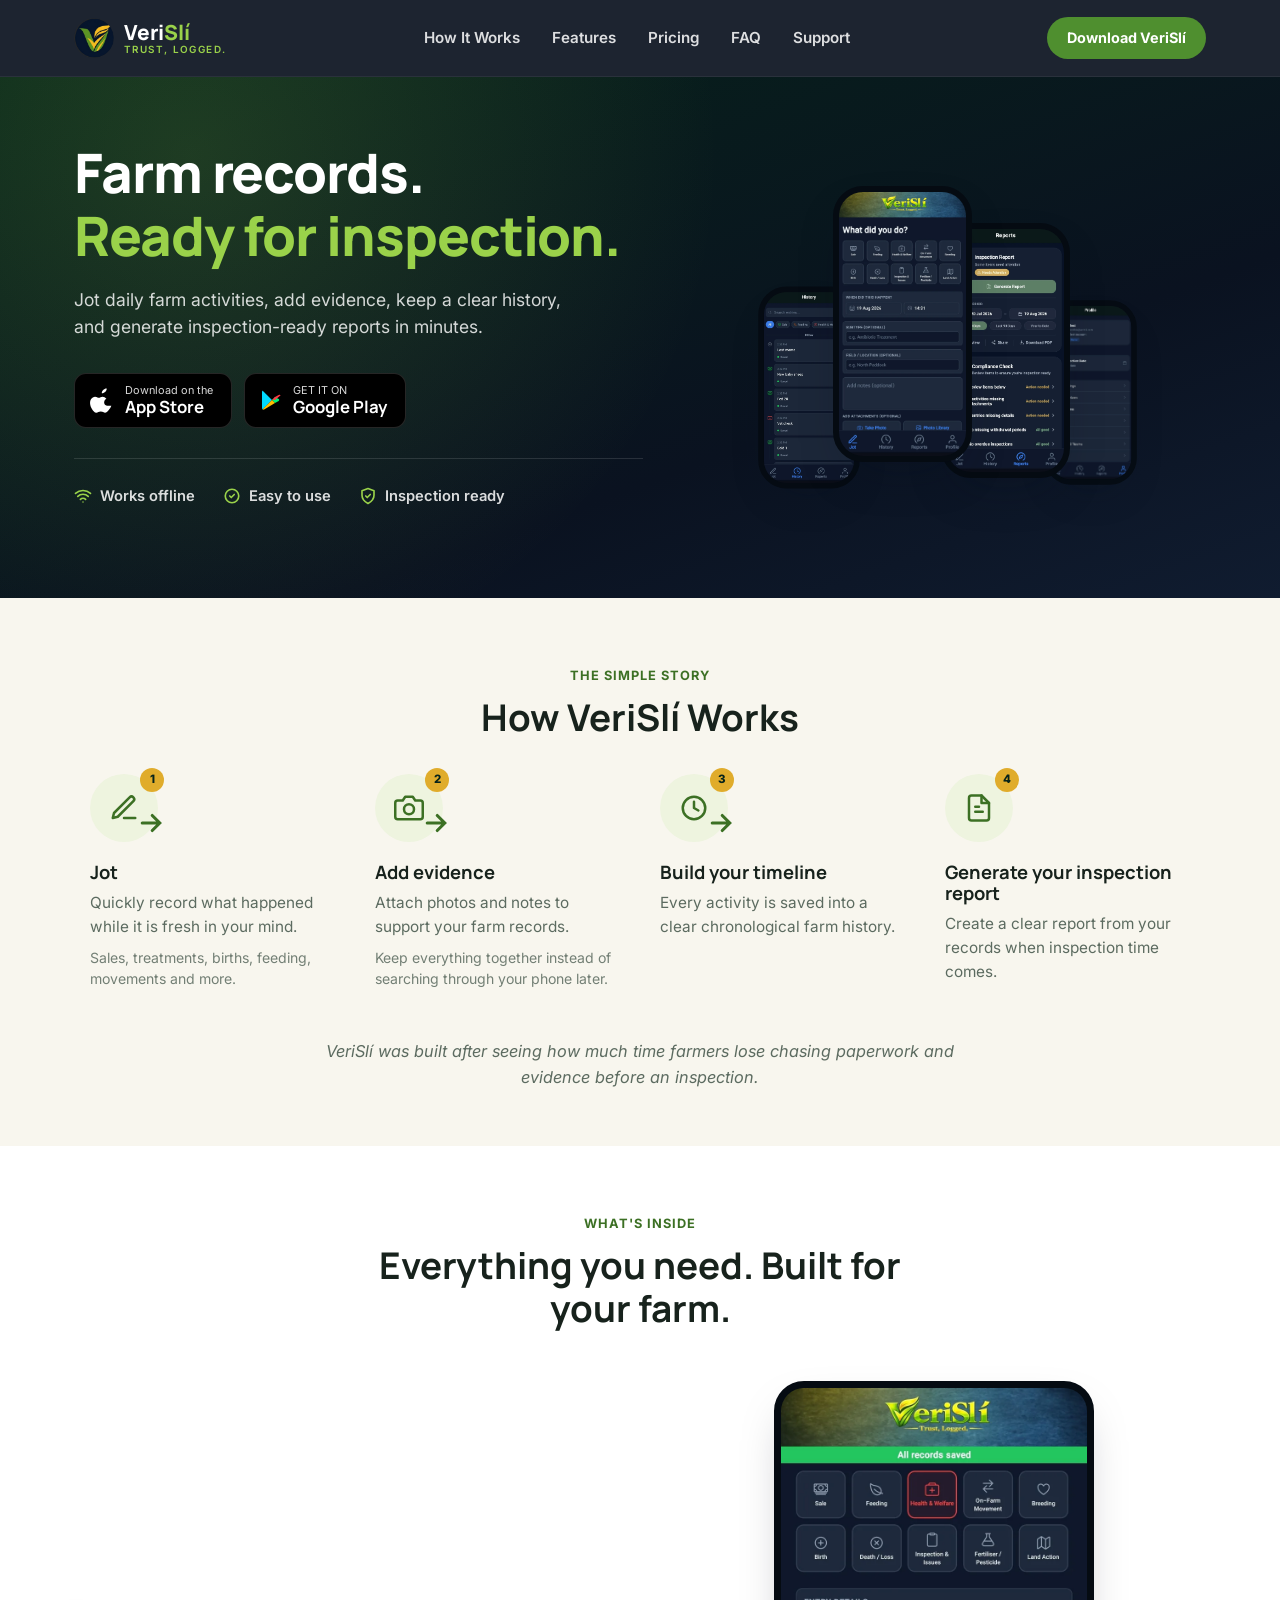
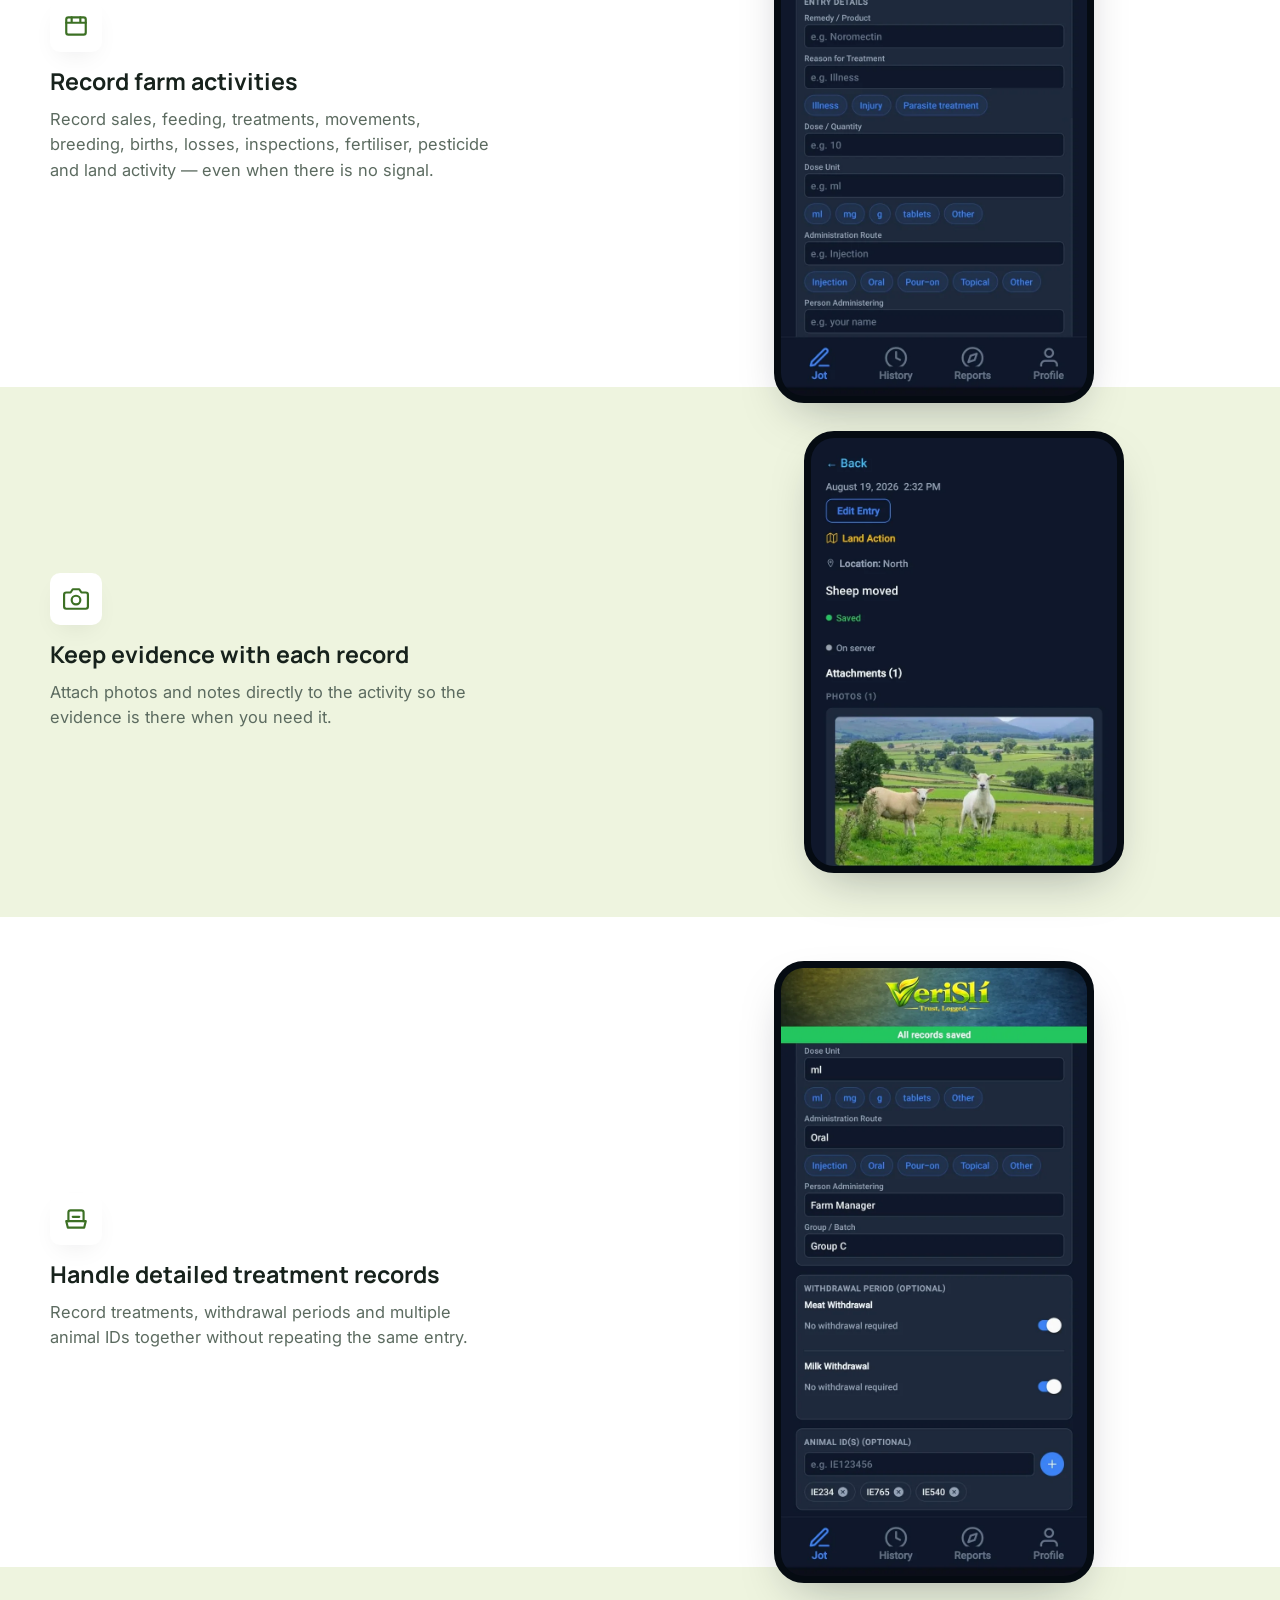
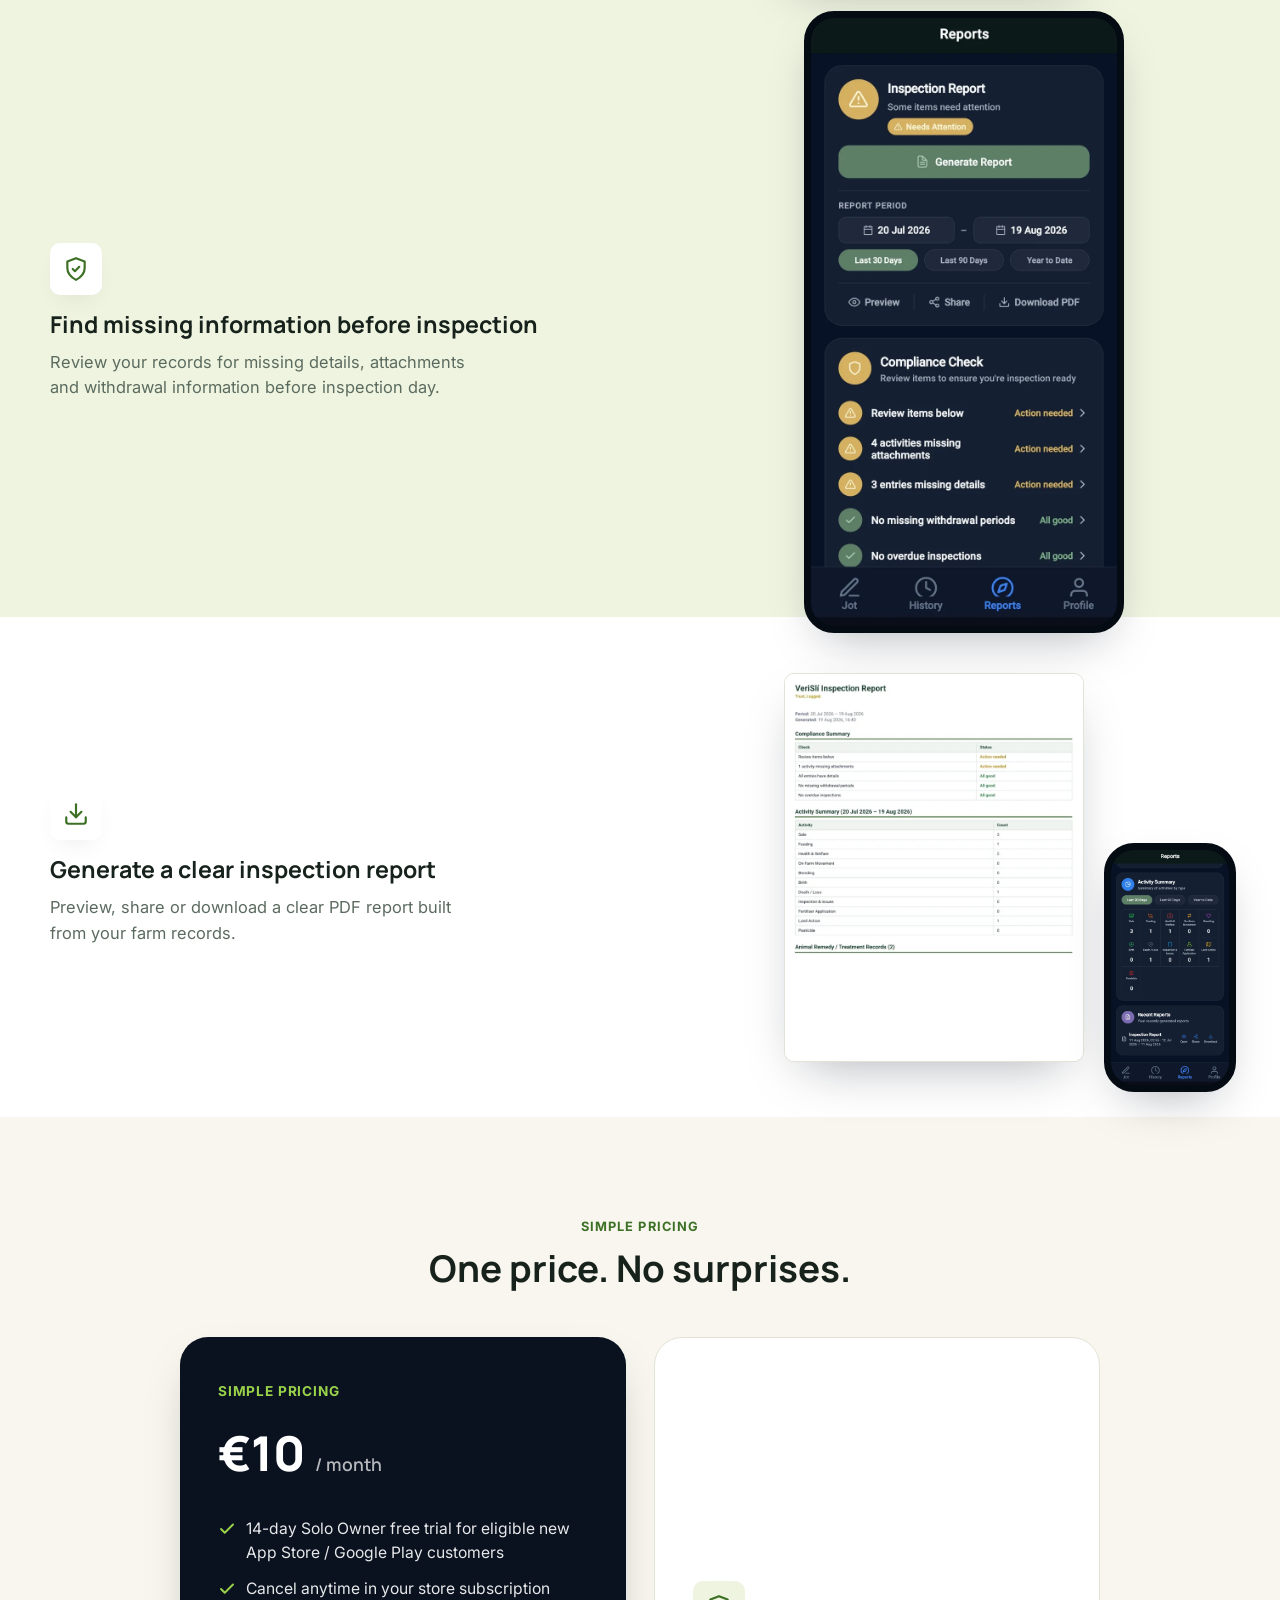
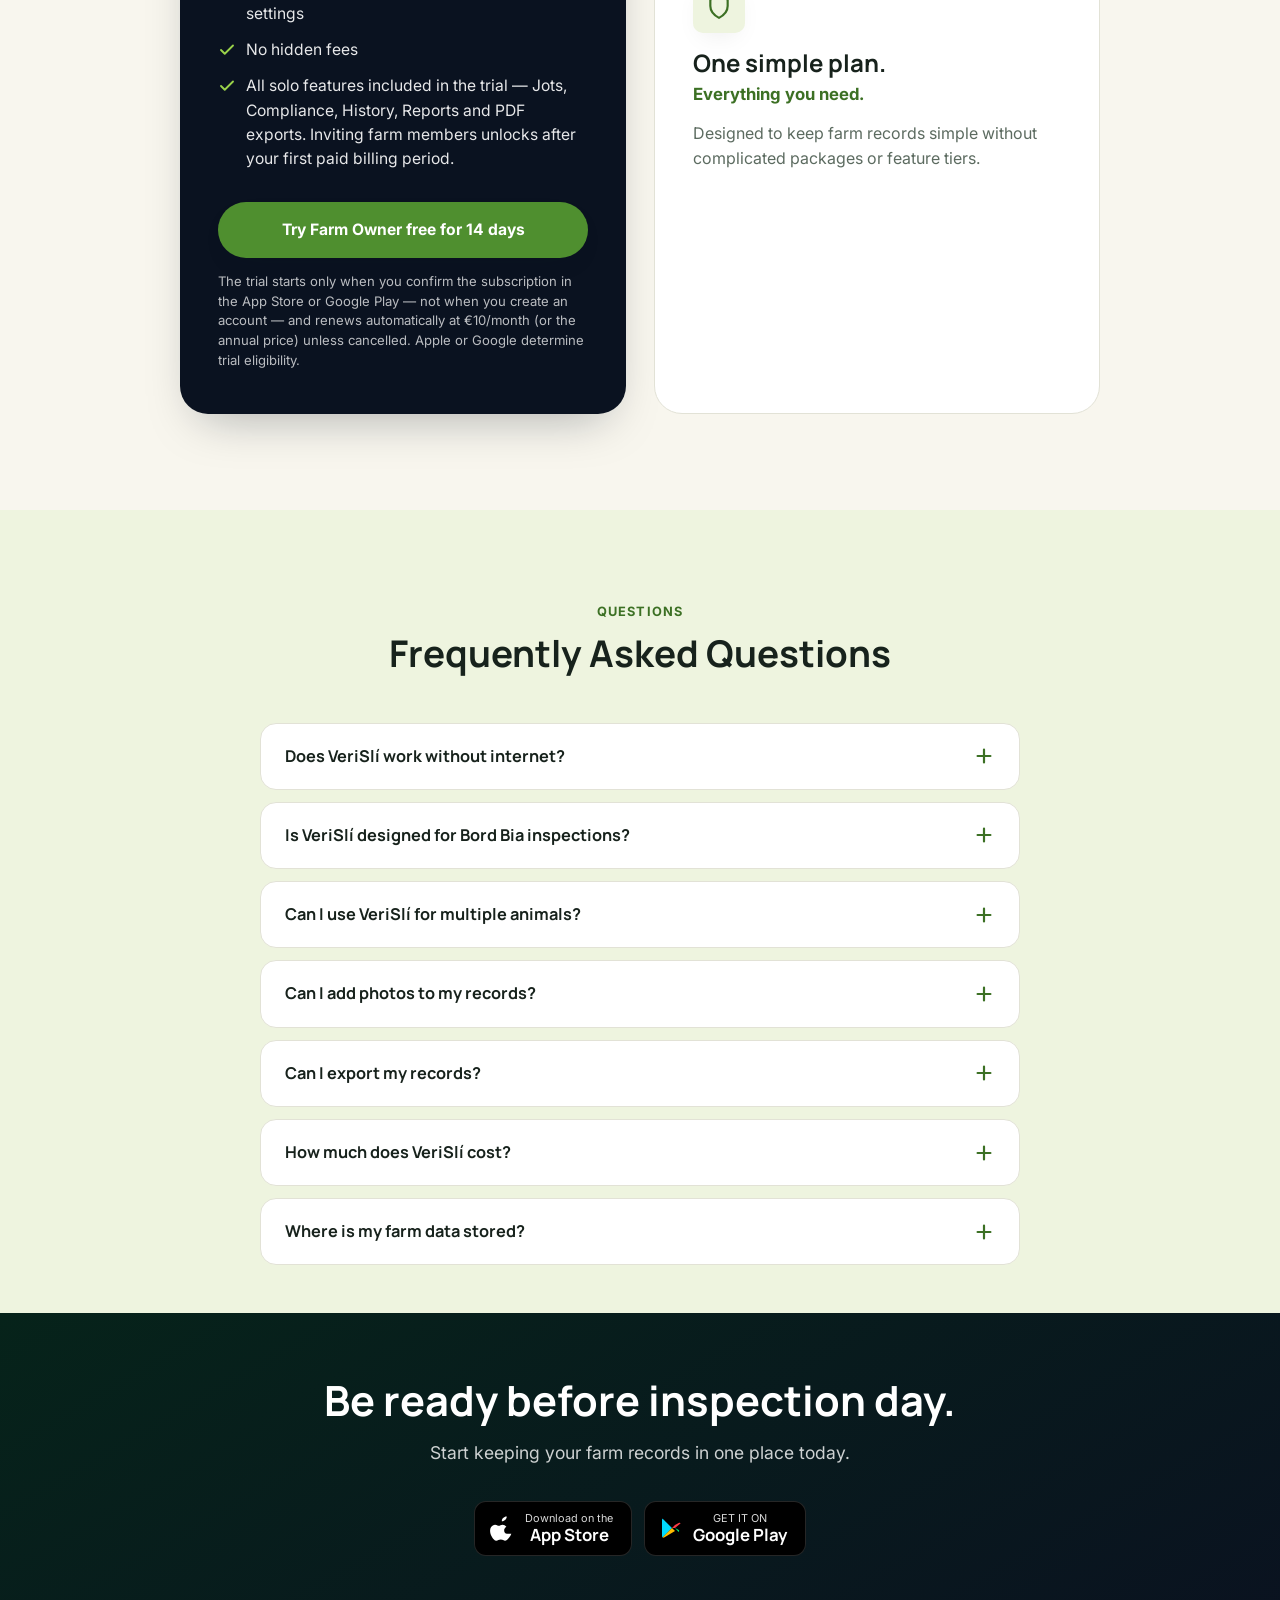
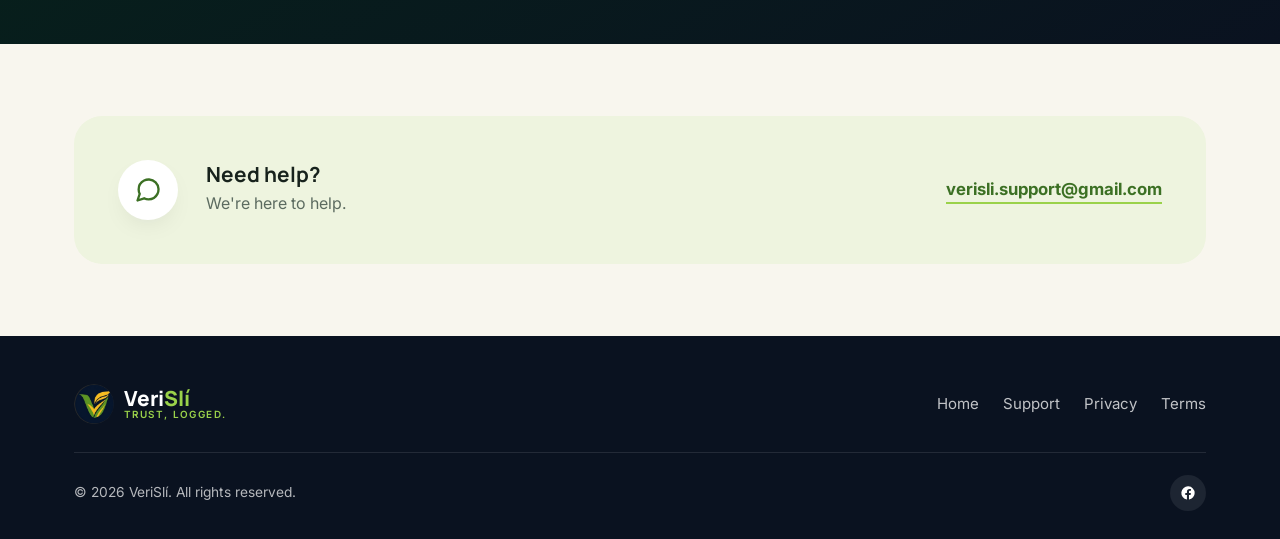
<file: index.html>
<!DOCTYPE html>
<html lang="en-IE">
<head>
<meta charset="UTF-8">
<meta name="viewport" content="width=device-width, initial-scale=1.0">
<title>VeriSlí | Simple Farm Records &amp; Inspection Reports</title>
<meta name="description" content="Keep clear farm records, attach evidence, work offline and generate inspection-ready reports with VeriSlí.">
<link rel="canonical" href="https://www.verisli.com/">

<!-- Open Graph -->
<meta property="og:type" content="website">
<meta property="og:title" content="VeriSlí | Simple Farm Records &amp; Inspection Reports">
<meta property="og:description" content="Keep clear farm records, attach evidence, work offline and generate inspection-ready reports with VeriSlí.">
<meta property="og:image" content="https://www.verisli.com/images/og-image.jpg">
<meta property="og:url" content="https://www.verisli.com/">

<link rel="icon" href="images/favicon-64.png" sizes="64x64" type="image/png">
<link rel="apple-touch-icon" href="images/apple-touch-icon.png">

<link rel="preconnect" href="https://fonts.googleapis.com">
<link rel="preconnect" href="https://fonts.gstatic.com" crossorigin>
<link href="https://fonts.googleapis.com/css2?family=Inter:wght@400;500;600;700&family=Manrope:wght@700;800&display=swap" rel="stylesheet">

<link rel="stylesheet" href="styles.css">
</head>
<body>

<a class="skip-link" href="#main">Skip to content</a>

<header class="site-header">
  <div class="container">
    <a class="brand" href="#hero">
      <img src="images/verisli-logo.png" alt="VeriSlí logo" width="256" height="256">
      <span class="brand-text">
        <span class="brand-name">Veri<span class="accent-i">Sl&iacute;</span></span>
        <span class="brand-tagline">Trust, Logged.</span>
      </span>
    </a>

    <nav class="main-nav" aria-label="Primary">
      <a href="#how-it-works">How It Works</a>
      <a href="#features">Features</a>
      <a href="#pricing">Pricing</a>
      <a href="#faq">FAQ</a>
      <a href="#support">Support</a>
    </nav>

    <div class="header-actions">
      <a class="header-cta desktop-only" href="#download">Download VeriSl&iacute;</a>
      <button class="nav-toggle" id="navToggle" aria-expanded="false" aria-controls="mobileNav" aria-label="Open menu">
        <svg id="navIconOpen" viewBox="0 0 24 24" fill="none" stroke="currentColor" stroke-width="2" stroke-linecap="round" aria-hidden="true"><line x1="3" y1="6" x2="21" y2="6"/><line x1="3" y1="12" x2="21" y2="12"/><line x1="3" y1="18" x2="21" y2="18"/></svg>
        <svg id="navIconClose" viewBox="0 0 24 24" fill="none" stroke="currentColor" stroke-width="2" stroke-linecap="round" style="display:none;" aria-hidden="true"><line x1="6" y1="6" x2="18" y2="18"/><line x1="6" y1="18" x2="18" y2="6"/></svg>
      </button>
    </div>
  </div>

  <nav class="mobile-nav" id="mobileNav" aria-label="Mobile">
    <a href="#how-it-works">How It Works</a>
    <a href="#features">Features</a>
    <a href="#pricing">Pricing</a>
    <a href="#faq">FAQ</a>
    <a href="#support">Support</a>
    <a class="header-cta" href="#download">Download VeriSl&iacute;</a>
  </nav>
</header>

<main id="main">

  <!-- HERO -->
  <section id="hero" class="hero">
    <div class="container hero-grid">
      <div class="hero-content">
        <h1>Farm records.<br><span class="highlight">Ready for inspection.</span></h1>
        <p class="hero-copy">Jot daily farm activities, add evidence, keep a clear history, and generate inspection-ready reports in minutes.</p>

        <div class="hero-ctas store-badges">
          <a class="store-badge" href="https://apps.apple.com/app/id6763058834" aria-label="Download VeriSlí on the App Store" target="_blank" rel="noopener noreferrer">
            <svg width="26" height="26" viewBox="0 0 24 24" fill="currentColor" aria-hidden="true"><path d="M16.365 1.43c0 1.14-.462 2.196-1.223 2.97-.83.85-2.19 1.507-3.29 1.42-.14-1.1.44-2.25 1.19-2.99.83-.86 2.29-1.5 3.32-1.4zM20.6 17.24c-.55 1.27-.82 1.83-1.53 2.95-.99 1.55-2.4 3.49-4.14 3.5-1.55.02-1.95-1-4.05-1-2.1 0-2.55.98-4.09 1.02-1.66.05-2.93-1.66-3.93-3.21-2.13-3.29-2.36-7.15-1.04-9.2.94-1.46 2.41-2.32 3.8-2.32 1.42 0 2.31 1 3.48 1 1.14 0 1.83-1 3.48-1 1.24 0 2.55.68 3.48 1.85-3.06 1.68-2.57 6.06.54 6.4z"/></svg>
            <span class="badge-text">
              <span class="badge-eyebrow">Download on the</span>
              <span class="badge-name">App Store</span>
            </span>
          </a>
          <a class="store-badge google" href="https://play.google.com/store/apps/details?id=com.verisli.app" aria-label="Get VeriSlí on Google Play" target="_blank" rel="noopener noreferrer">
            <svg width="24" height="24" viewBox="0 0 24 24" aria-hidden="true"><path fill="#00d9ff" d="M3.6 2.6c-.4.4-.6.9-.6 1.6v15.6c0 .7.2 1.2.6 1.6l.1.1L13 12l-9.3-9.3z"/><path fill="#00f076" d="M16 15l-3-3 3-3 3.7 2.1c.6.3.6 1.5 0 1.8z" transform="translate(0,0)"/><path fill="#ff3a44" d="M13 12l3-3 3.7-2.1c.6-.4 1.5-.4 1.9.3l.1.1L16 12z" transform="translate(-3,-3.2) translate(3,3.2)"/><path fill="#ffbc00" d="M13 12l-9.3 9.3c.4.4 1 .5 1.9 0L16 15z" transform="translate(0,0)"/></svg>
            <span class="badge-text">
              <span class="badge-eyebrow">GET IT ON</span>
              <span class="badge-name">Google Play</span>
            </span>
          </a>
        </div>

        <div class="trust-points">
          <span class="trust-point"><svg width="18" height="18" viewBox="0 0 24 24" fill="none" stroke="currentColor" stroke-width="2.2" stroke-linecap="round" stroke-linejoin="round" aria-hidden="true"><path d="M2 8.5a15 15 0 0 1 20 0"/><path d="M5 12.5a10 10 0 0 1 14 0"/><path d="M8.5 16.5a5 5 0 0 1 7 0"/><circle cx="12" cy="20" r="1" fill="currentColor" stroke="none"/></svg> Works offline</span>
          <span class="trust-point"><svg width="18" height="18" viewBox="0 0 24 24" fill="none" stroke="currentColor" stroke-width="2.2" stroke-linecap="round" stroke-linejoin="round" aria-hidden="true"><path d="M4 4h16v16H4z" opacity="0"/><path d="M9 12l2 2 4-4"/><circle cx="12" cy="12" r="9"/></svg> Easy to use</span>
          <span class="trust-point"><svg width="18" height="18" viewBox="0 0 24 24" fill="none" stroke="currentColor" stroke-width="2.2" stroke-linecap="round" stroke-linejoin="round" aria-hidden="true"><path d="M12 2l8 3v6c0 5-3.4 8.5-8 11-4.6-2.5-8-6-8-11V5z"/><path d="M9 12l2 2 4-4"/></svg> Inspection ready</span>
        </div>
      </div>

      <div class="hero-media" aria-hidden="false">
        <div class="phone-stack">
          <div class="phone phone-history"><picture><source srcset="images/verisli-history.webp" type="image/webp"><img src="images/verisli-history.jpg" alt="VeriSlí history screen showing a chronological list of saved farm activities" width="720" height="1430"></picture></div>
          <div class="phone phone-jot"><picture><source srcset="images/verisli-jot.webp" type="image/webp"><img src="images/verisli-jot.jpg" alt="VeriSlí jot screen for quickly recording a farm activity such as feeding, health or breeding" width="720" height="1430"></picture></div>
          <div class="phone phone-reports"><picture><source srcset="images/verisli-reports.webp" type="image/webp"><img src="images/verisli-reports.jpg" alt="VeriSlí reports screen with an inspection report and compliance check" width="720" height="1430"></picture></div>
          <div class="phone phone-profile"><picture><source srcset="images/verisli-profile.webp" type="image/webp"><img src="images/verisli-profile.jpg" alt="VeriSlí profile screen showing farm settings and next inspection date" width="720" height="1430"></picture></div>
        </div>
      </div>
    </div>
  </section>

  <!-- HOW IT WORKS -->
  <section id="how-it-works" class="how-it-works">
    <div class="container">
      <div class="section-head">
        <span class="section-eyebrow">The simple story</span>
        <h2>How VeriSl&iacute; Works</h2>
      </div>

      <div class="steps">
        <div class="step">
          <div class="step-mark">
            <span class="step-number">1</span>
            <svg viewBox="0 0 24 24" fill="none" stroke="currentColor" stroke-width="2" stroke-linecap="round" stroke-linejoin="round" aria-hidden="true"><path d="M12 20h9"/><path d="M16.5 3.5a2.12 2.12 0 0 1 3 3L7 19l-4 1 1-4Z"/></svg>
            <svg class="step-connector" viewBox="0 0 24 24" fill="none" stroke="currentColor" stroke-width="2.5" stroke-linecap="round" aria-hidden="true"><path d="M5 12h14M13 6l6 6-6 6"/></svg>
          </div>
          <h3>Jot</h3>
          <p>Quickly record what happened while it is fresh in your mind.</p>
          <p class="step-sub">Sales, treatments, births, feeding, movements and more.</p>
        </div>

        <div class="step">
          <div class="step-mark">
            <span class="step-number">2</span>
            <svg viewBox="0 0 24 24" fill="none" stroke="currentColor" stroke-width="2" stroke-linecap="round" stroke-linejoin="round" aria-hidden="true"><path d="M23 19a2 2 0 0 1-2 2H3a2 2 0 0 1-2-2V8a2 2 0 0 1 2-2h4l2-3h6l2 3h4a2 2 0 0 1 2 2z"/><circle cx="12" cy="13" r="4"/></svg>
            <svg class="step-connector" viewBox="0 0 24 24" fill="none" stroke="currentColor" stroke-width="2.5" stroke-linecap="round" aria-hidden="true"><path d="M5 12h14M13 6l6 6-6 6"/></svg>
          </div>
          <h3>Add evidence</h3>
          <p>Attach photos and notes to support your farm records.</p>
          <p class="step-sub">Keep everything together instead of searching through your phone later.</p>
        </div>

        <div class="step">
          <div class="step-mark">
            <span class="step-number">3</span>
            <svg viewBox="0 0 24 24" fill="none" stroke="currentColor" stroke-width="2" stroke-linecap="round" stroke-linejoin="round" aria-hidden="true"><circle cx="12" cy="12" r="9"/><path d="M12 7v5l3.5 2"/></svg>
            <svg class="step-connector" viewBox="0 0 24 24" fill="none" stroke="currentColor" stroke-width="2.5" stroke-linecap="round" aria-hidden="true"><path d="M5 12h14M13 6l6 6-6 6"/></svg>
          </div>
          <h3>Build your timeline</h3>
          <p>Every activity is saved into a clear chronological farm history.</p>
        </div>

        <div class="step">
          <div class="step-mark">
            <span class="step-number">4</span>
            <svg viewBox="0 0 24 24" fill="none" stroke="currentColor" stroke-width="2" stroke-linecap="round" stroke-linejoin="round" aria-hidden="true"><path d="M14 2H6a2 2 0 0 0-2 2v16a2 2 0 0 0 2 2h12a2 2 0 0 0 2-2V8z"/><path d="M14 2v6h6"/><path d="M9 15h6M9 11h3"/></svg>
          </div>
          <h3>Generate your inspection report</h3>
          <p>Create a clear report from your records when inspection time comes.</p>
        </div>
      </div>
    </div>
  </section>

  <!-- WHY VERISLÍ EXISTS -->
  <section class="why-band">
    <div class="container">
      <p>VeriSl&iacute; was built after seeing how much time farmers lose chasing paperwork and evidence before an inspection.</p>
    </div>
  </section>

  <!-- FEATURES -->
  <section id="features" class="features">
    <div class="container section-head">
      <span class="section-eyebrow">What's inside</span>
      <h2>Everything you need. Built for your farm.</h2>
    </div>

    <div class="feature-row-wrap alt-a">
      <div class="container feature-row">
        <div class="feature-text">
          <div class="feature-icon">
            <svg viewBox="0 0 24 24" fill="none" stroke="currentColor" stroke-width="2" stroke-linecap="round" stroke-linejoin="round" aria-hidden="true"><rect x="3" y="4" width="18" height="16" rx="2"/><path d="M3 9h18"/><path d="M8 4v4M16 4v4"/></svg>
          </div>
          <h3>Record farm activities</h3>
          <p>Record sales, feeding, treatments, movements, breeding, births, losses, inspections, fertiliser, pesticide and land activity &mdash; even when there is no signal.</p>
        </div>
        <div class="feature-media">
          <div class="phone"><picture><source srcset="images/health-welfare-entry.webp" type="image/webp"><img src="images/health-welfare-entry.jpg" alt="VeriSlí health and welfare form for recording a livestock treatment" loading="lazy" width="720" height="1430"></picture></div>
        </div>
      </div>
    </div>

    <div class="feature-row-wrap alt-b">
      <div class="container feature-row reverse">
        <div class="feature-text">
          <div class="feature-icon">
            <svg viewBox="0 0 24 24" fill="none" stroke="currentColor" stroke-width="2" stroke-linecap="round" stroke-linejoin="round" aria-hidden="true"><path d="M23 19a2 2 0 0 1-2 2H3a2 2 0 0 1-2-2V8a2 2 0 0 1 2-2h4l2-3h6l2 3h4a2 2 0 0 1 2 2z"/><circle cx="12" cy="13" r="4"/></svg>
          </div>
          <h3>Keep evidence with each record</h3>
          <p>Attach photos and notes directly to the activity so the evidence is there when you need it.</p>
        </div>
        <div class="feature-media">
          <div class="phone"><picture><source srcset="images/photo-evidence.webp" type="image/webp"><img src="images/photo-evidence.jpg" alt="VeriSlí farm activity with photographic evidence attached to the saved record" loading="lazy" width="720" height="1008"></picture></div>
        </div>
      </div>
    </div>

    <div class="feature-row-wrap alt-a">
      <div class="container feature-row">
        <div class="feature-text">
          <div class="feature-icon">
            <svg viewBox="0 0 24 24" fill="none" stroke="currentColor" stroke-width="2" stroke-linecap="round" stroke-linejoin="round" aria-hidden="true"><path d="M19 14V6a2 2 0 0 0-2-2H7a2 2 0 0 0-2 2v8"/><path d="M3 14h18l-1.5 6h-15z"/><path d="M9 10h6"/></svg>
          </div>
          <h3>Handle detailed treatment records</h3>
          <p>Record treatments, withdrawal periods and multiple animal IDs together without repeating the same entry.</p>
        </div>
        <div class="feature-media">
          <div class="phone"><picture><source srcset="images/treatment-multiple-animals.webp" type="image/webp"><img src="images/treatment-multiple-animals.jpg" alt="VeriSlí treatment record showing withdrawal periods and multiple animal IDs" loading="lazy" width="720" height="1430"></picture></div>
        </div>
      </div>
    </div>

    <div class="feature-row-wrap alt-b">
      <div class="container feature-row reverse">
        <div class="feature-text">
          <div class="feature-icon">
            <svg viewBox="0 0 24 24" fill="none" stroke="currentColor" stroke-width="2" stroke-linecap="round" stroke-linejoin="round" aria-hidden="true"><path d="M12 2l8 3v6c0 5-3.4 8.5-8 11-4.6-2.5-8-6-8-11V5z"/><path d="M9 12l2 2 4-4"/></svg>
          </div>
          <h3>Find missing information before inspection</h3>
          <p>Review your records for missing details, attachments and withdrawal information before inspection day.</p>
        </div>
        <div class="feature-media">
          <div class="phone"><picture><source srcset="images/verisli-reports.webp" type="image/webp"><img src="images/verisli-reports.jpg" alt="VeriSlí compliance check flagging missing attachments and missing details" loading="lazy" width="720" height="1122"></picture></div>
        </div>
      </div>
    </div>

    <div class="feature-row-wrap alt-a">
      <div class="container feature-row">
        <div class="feature-text">
          <div class="feature-icon">
            <svg viewBox="0 0 24 24" fill="none" stroke="currentColor" stroke-width="2" stroke-linecap="round" stroke-linejoin="round" aria-hidden="true"><path d="M21 15v4a2 2 0 0 1-2 2H5a2 2 0 0 1-2-2v-4"/><path d="M7 10l5 5 5-5"/><path d="M12 15V3"/></svg>
          </div>
          <h3>Generate a clear inspection report</h3>
          <p>Preview, share or download a clear PDF report built from your farm records.</p>
        </div>
        <div class="feature-media report-combo">
          <div class="report-doc"><picture><source srcset="images/inspection-report.webp" type="image/webp"><img src="images/inspection-report.jpg" alt="VeriSlí inspection report showing compliance checks, activity summary and farm records" loading="lazy" width="720" height="935"></picture></div>
          <div class="phone"><picture><source srcset="images/activity-summary.webp" type="image/webp"><img src="images/activity-summary.jpg" alt="VeriSlí activity summary and recently generated inspection reports" loading="lazy" width="720" height="1430"></picture></div>
        </div>
      </div>
    </div>
  </section>

  <!-- PRICING -->
  <section id="pricing" class="pricing">
    <div class="container">
      <div class="section-head">
        <span class="section-eyebrow">Simple pricing</span>
        <h2>One price. No surprises.</h2>
      </div>

      <div class="pricing-grid">
        <div class="price-card">
          <div class="price-tag">Simple pricing</div>
          <div class="price-amount">&euro;10 <span>/ month</span></div>
          <ul class="price-list">
            <li><svg width="18" height="18" viewBox="0 0 24 24" fill="none" stroke="currentColor" stroke-width="2.5" stroke-linecap="round" stroke-linejoin="round" aria-hidden="true"><path d="M20 6 9 17l-5-5"/></svg> 14-day Solo Owner free trial for eligible new App Store / Google Play customers</li>
            <li><svg width="18" height="18" viewBox="0 0 24 24" fill="none" stroke="currentColor" stroke-width="2.5" stroke-linecap="round" stroke-linejoin="round" aria-hidden="true"><path d="M20 6 9 17l-5-5"/></svg> Cancel anytime in your store subscription settings</li>
            <li><svg width="18" height="18" viewBox="0 0 24 24" fill="none" stroke="currentColor" stroke-width="2.5" stroke-linecap="round" stroke-linejoin="round" aria-hidden="true"><path d="M20 6 9 17l-5-5"/></svg> No hidden fees</li>
            <li><svg width="18" height="18" viewBox="0 0 24 24" fill="none" stroke="currentColor" stroke-width="2.5" stroke-linecap="round" stroke-linejoin="round" aria-hidden="true"><path d="M20 6 9 17l-5-5"/></svg> All solo features included in the trial &mdash; Jots, Compliance, History, Reports and PDF exports. Inviting farm members unlocks after your first paid billing period.</li>
          </ul>
          <a class="btn btn-primary price-cta" href="#download">Try Farm Owner free for 14 days</a>
          <p class="price-note">The trial starts only when you confirm the subscription in the App Store or Google Play &mdash; not when you create an account &mdash; and renews automatically at &euro;10/month (or the annual price) unless cancelled. Apple or Google determine trial eligibility.</p>
        </div>

        <div class="plan-card">
          <div class="feature-icon">
            <svg viewBox="0 0 24 24" fill="none" stroke="currentColor" stroke-width="2" stroke-linecap="round" stroke-linejoin="round" aria-hidden="true"><path d="M12 2l8 3v6c0 5-3.4 8.5-8 11-4.6-2.5-8-6-8-11V5z"/><path d="M2 8.5a15 15 0 0 1 20 0" opacity="0"/></svg>
          </div>
          <h3>One simple plan.</h3>
          <div class="plan-sub">Everything you need.</div>
          <p>Designed to keep farm records simple without complicated packages or feature tiers.</p>
        </div>
      </div>
    </div>
  </section>

  <!-- FAQ -->
  <section id="faq" class="faq">
    <div class="container">
      <div class="section-head">
        <span class="section-eyebrow">Questions</span>
        <h2>Frequently Asked Questions</h2>
      </div>

      <div class="faq-list">
        <details class="faq-item">
          <summary class="faq-question">Does VeriSl&iacute; work without internet?
            <svg class="icon-plus" viewBox="0 0 24 24" fill="none" stroke="currentColor" stroke-width="2.4" stroke-linecap="round" aria-hidden="true"><path d="M12 5v14M5 12h14"/></svg>
          </summary>
          <p class="faq-answer">Yes. VeriSl&iacute; is designed for real farm conditions. You can record activities while offline and sync them when an internet connection becomes available.</p>
        </details>

        <details class="faq-item">
          <summary class="faq-question">Is VeriSl&iacute; designed for Bord Bia inspections?
            <svg class="icon-plus" viewBox="0 0 24 24" fill="none" stroke="currentColor" stroke-width="2.4" stroke-linecap="round" aria-hidden="true"><path d="M12 5v14M5 12h14"/></svg>
          </summary>
          <p class="faq-answer">VeriSl&iacute; is designed to help farmers keep clear, organised records and prepare the information they may need for inspections. It is not affiliated with or endorsed by Bord Bia.</p>
        </details>

        <details class="faq-item">
          <summary class="faq-question">Can I use VeriSl&iacute; for multiple animals?
            <svg class="icon-plus" viewBox="0 0 24 24" fill="none" stroke="currentColor" stroke-width="2.4" stroke-linecap="round" aria-hidden="true"><path d="M12 5v14M5 12h14"/></svg>
          </summary>
          <p class="faq-answer">Yes. VeriSl&iacute; supports farm records involving individual animals and multiple animals where appropriate.</p>
        </details>

        <details class="faq-item">
          <summary class="faq-question">Can I add photos to my records?
            <svg class="icon-plus" viewBox="0 0 24 24" fill="none" stroke="currentColor" stroke-width="2.4" stroke-linecap="round" aria-hidden="true"><path d="M12 5v14M5 12h14"/></svg>
          </summary>
          <p class="faq-answer">Yes. Photos can be attached directly to farm activities so supporting evidence stays with the relevant record.</p>
        </details>

        <details class="faq-item">
          <summary class="faq-question">Can I export my records?
            <svg class="icon-plus" viewBox="0 0 24 24" fill="none" stroke="currentColor" stroke-width="2.4" stroke-linecap="round" aria-hidden="true"><path d="M12 5v14M5 12h14"/></svg>
          </summary>
          <p class="faq-answer">Yes. VeriSl&iacute; can generate reports that can be previewed, shared or downloaded as a PDF.</p>
        </details>

        <details class="faq-item">
          <summary class="faq-question">How much does VeriSl&iacute; cost?
            <svg class="icon-plus" viewBox="0 0 24 24" fill="none" stroke="currentColor" stroke-width="2.4" stroke-linecap="round" aria-hidden="true"><path d="M12 5v14M5 12h14"/></svg>
          </summary>
          <p class="faq-answer">The Farm Owner plan is &euro;10 per month (or a discounted annual price) billed through the App Store or Google Play. Eligible new store customers get a 14-day Solo Owner free trial that includes Jots, Compliance, History, Reports and PDF exports; inviting or managing farm members unlocks when your first paid billing period begins. Admins pay &euro;5/month for their own access, Viewers are free, and neither has a trial. The trial begins only when you confirm the subscription in the store and renews automatically unless cancelled.</p>
        </details>

        <details class="faq-item">
          <summary class="faq-question">Where is my farm data stored?
            <svg class="icon-plus" viewBox="0 0 24 24" fill="none" stroke="currentColor" stroke-width="2.4" stroke-linecap="round" aria-hidden="true"><path d="M12 5v14M5 12h14"/></svg>
          </summary>
          <p class="faq-answer">VeriSl&iacute; securely stores your records so they can be synced and accessed through the app. See our <a href="privacy.html">Privacy Policy</a> for more information about how data is handled.</p>
        </details>
      </div>
    </div>
  </section>

  <!-- FINAL DOWNLOAD CTA -->
  <section id="download" class="final-cta">
    <div class="container">
      <h2>Be ready before inspection day.</h2>
      <p>Start keeping your farm records in one place today.</p>
      <div class="store-badges">
        <a class="store-badge" href="https://apps.apple.com/app/id6763058834" aria-label="Download VeriSlí on the App Store" target="_blank" rel="noopener noreferrer">
          <svg width="26" height="26" viewBox="0 0 24 24" fill="currentColor" aria-hidden="true"><path d="M16.365 1.43c0 1.14-.462 2.196-1.223 2.97-.83.85-2.19 1.507-3.29 1.42-.14-1.1.44-2.25 1.19-2.99.83-.86 2.29-1.5 3.32-1.4zM20.6 17.24c-.55 1.27-.82 1.83-1.53 2.95-.99 1.55-2.4 3.49-4.14 3.5-1.55.02-1.95-1-4.05-1-2.1 0-2.55.98-4.09 1.02-1.66.05-2.93-1.66-3.93-3.21-2.13-3.29-2.36-7.15-1.04-9.2.94-1.46 2.41-2.32 3.8-2.32 1.42 0 2.31 1 3.48 1 1.14 0 1.83-1 3.48-1 1.24 0 2.55.68 3.48 1.85-3.06 1.68-2.57 6.06.54 6.4z"/></svg>
          <span class="badge-text">
            <span class="badge-eyebrow">Download on the</span>
            <span class="badge-name">App Store</span>
          </span>
        </a>
        <a class="store-badge google" href="https://play.google.com/store/apps/details?id=com.verisli.app" aria-label="Get VeriSlí on Google Play" target="_blank" rel="noopener noreferrer">
          <svg width="24" height="24" viewBox="0 0 24 24" aria-hidden="true"><path fill="#00d9ff" d="M3.6 2.6c-.4.4-.6.9-.6 1.6v15.6c0 .7.2 1.2.6 1.6l.1.1L13 12l-9.3-9.3z"/><path fill="#ffbc00" d="M13 12l-9.3 9.3c.4.4 1 .5 1.9 0L16 15z"/><path fill="#ff3a44" d="M13 12l3-3 3.7-2.1c.6-.4 1.5-.4 1.9.3l.1.1L16 12z"/><path fill="#00f076" d="M16 12l3.7 2.1c.6.4.6 1.5 0 1.8L16 12z"/></svg>
          <span class="badge-text">
            <span class="badge-eyebrow">GET IT ON</span>
            <span class="badge-name">Google Play</span>
          </span>
        </a>
      </div>
    </div>
  </section>

  <!-- SUPPORT -->
  <section id="support" class="support">
    <div class="container">
      <div class="support-card">
        <div class="support-icon">
          <svg viewBox="0 0 24 24" fill="none" stroke="currentColor" stroke-width="2" stroke-linecap="round" stroke-linejoin="round" aria-hidden="true"><path d="M21 11.5a8.38 8.38 0 0 1-.9 3.8 8.5 8.5 0 0 1-7.6 4.7 8.38 8.38 0 0 1-3.8-.9L3 21l1.9-5.7a8.38 8.38 0 0 1-.9-3.8 8.5 8.5 0 0 1 4.7-7.6 8.38 8.38 0 0 1 3.8-.9h.5a8.48 8.48 0 0 1 8 8v.5z"/></svg>
        </div>
        <div class="support-text">
          <h3>Need help?</h3>
          <p>We're here to help.</p>
        </div>
        <a class="support-email" href="mailto:verisli.support@gmail.com">verisli.support@gmail.com</a>
      </div>
    </div>
  </section>

</main>

<footer class="site-footer">
  <div class="container">
    <div class="footer-top">
      <a class="brand" href="#hero">
        <img src="images/verisli-logo.png" alt="VeriSlí logo" width="256" height="256">
        <span class="brand-text">
          <span class="brand-name">Veri<span class="accent-i">Sl&iacute;</span></span>
          <span class="brand-tagline">Trust, Logged.</span>
        </span>
      </a>
      <nav class="footer-nav" aria-label="Footer">
        <a href="#hero">Home</a>
        <a href="#support">Support</a>
        <a href="privacy.html">Privacy</a>
        <a href="terms.html">Terms</a>
      </nav>
    </div>
    <div class="footer-bottom">
      <span>&copy; 2026 VeriSl&iacute;. All rights reserved.</span>
      <div class="footer-social">
        <a href="https://www.facebook.com/profile.php?id=61577506962488" target="_blank" rel="noopener noreferrer" aria-label="VeriSlí on Facebook">
          <svg viewBox="0 0 24 24" fill="currentColor" aria-hidden="true"><path d="M22 12a10 10 0 1 0-11.6 9.9v-7H7.9V12h2.5V9.8c0-2.5 1.5-3.9 3.8-3.9 1.1 0 2.2.2 2.2.2v2.4h-1.3c-1.2 0-1.6.8-1.6 1.6V12h2.8l-.4 2.9h-2.4v7A10 10 0 0 0 22 12"/></svg>
        </a>
      </div>
    </div>
  </div>
</footer>

<script src="script.js"></script>
</body>
</html>
</file>
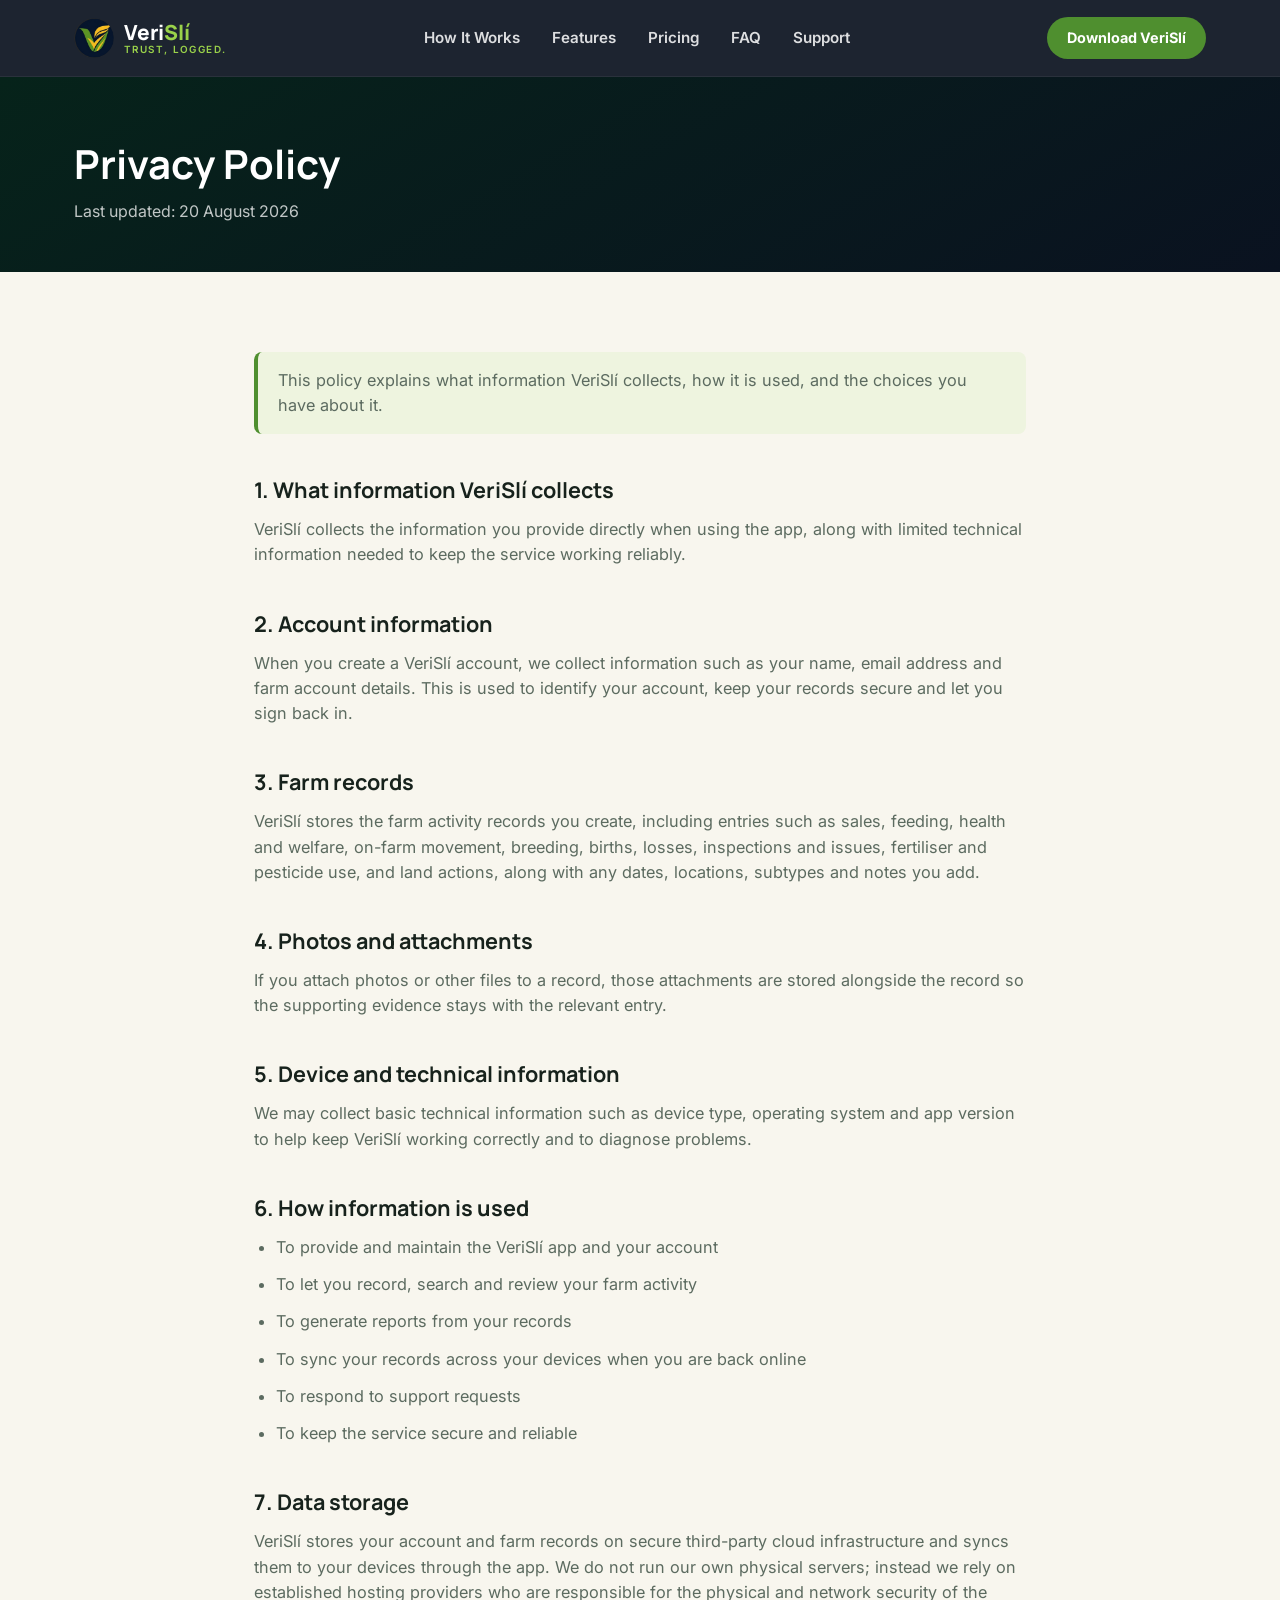
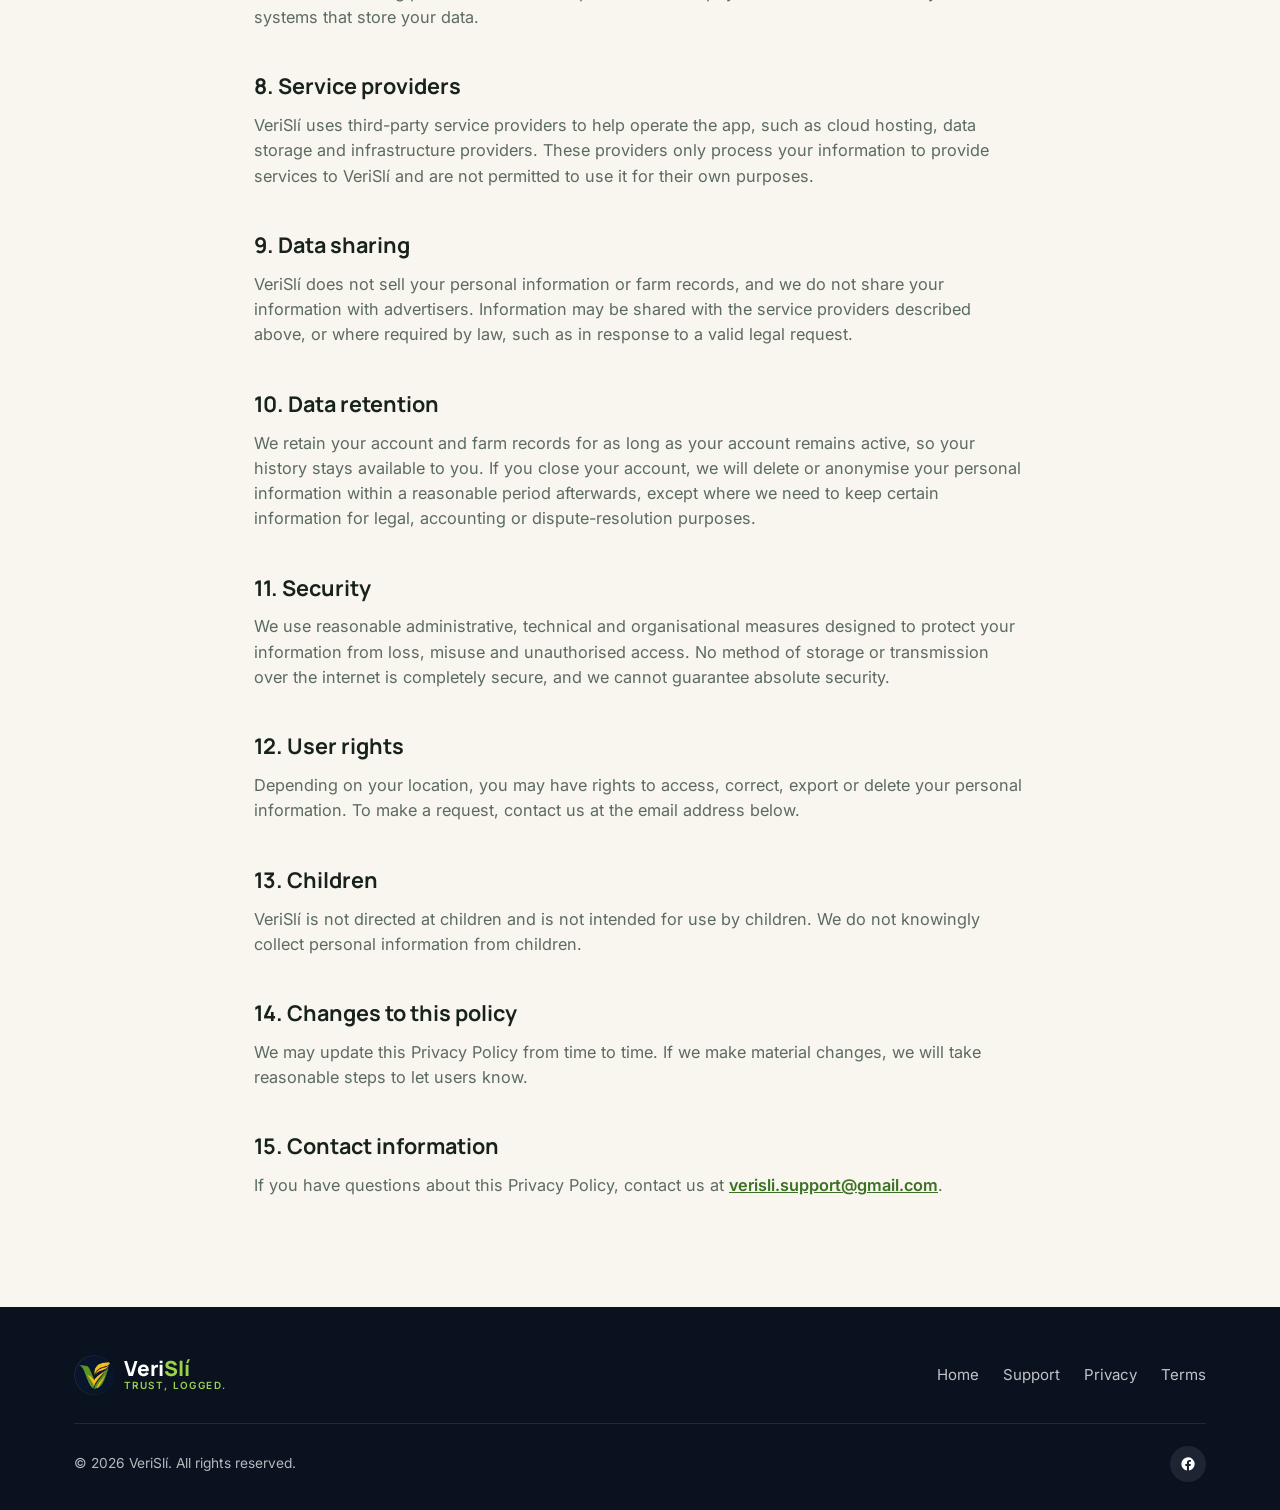
<file: privacy.html>
<!DOCTYPE html>
<html lang="en-IE">
<head>
<meta charset="UTF-8">
<meta name="viewport" content="width=device-width, initial-scale=1.0">
<title>Privacy Policy | VeriSl&iacute;</title>
<meta name="description" content="How VeriSlí collects, uses and protects your farm records and account information.">
<link rel="canonical" href="https://www.verisli.com/privacy.html">
<link rel="icon" href="images/favicon-64.png" sizes="64x64" type="image/png">
<link rel="apple-touch-icon" href="images/apple-touch-icon.png">
<link rel="preconnect" href="https://fonts.googleapis.com">
<link rel="preconnect" href="https://fonts.gstatic.com" crossorigin>
<link href="https://fonts.googleapis.com/css2?family=Inter:wght@400;500;600;700&family=Manrope:wght@700;800&display=swap" rel="stylesheet">
<link rel="stylesheet" href="styles.css">
</head>
<body>

<a class="skip-link" href="#main">Skip to content</a>

<header class="site-header">
  <div class="container">
    <a class="brand" href="index.html">
      <img src="images/verisli-logo.png" alt="VeriSlí logo" width="256" height="256">
      <span class="brand-text">
        <span class="brand-name">Veri<span class="accent-i">Sl&iacute;</span></span>
        <span class="brand-tagline">Trust, Logged.</span>
      </span>
    </a>
    <nav class="main-nav" aria-label="Primary">
      <a href="index.html#how-it-works">How It Works</a>
      <a href="index.html#features">Features</a>
      <a href="index.html#pricing">Pricing</a>
      <a href="index.html#faq">FAQ</a>
      <a href="index.html#support">Support</a>
    </nav>
    <div class="header-actions">
      <a class="header-cta desktop-only" href="index.html#download">Download VeriSl&iacute;</a>
      <button class="nav-toggle" id="navToggle" aria-expanded="false" aria-controls="mobileNav" aria-label="Open menu">
        <svg id="navIconOpen" viewBox="0 0 24 24" fill="none" stroke="currentColor" stroke-width="2" stroke-linecap="round" aria-hidden="true"><line x1="3" y1="6" x2="21" y2="6"/><line x1="3" y1="12" x2="21" y2="12"/><line x1="3" y1="18" x2="21" y2="18"/></svg>
        <svg id="navIconClose" viewBox="0 0 24 24" fill="none" stroke="currentColor" stroke-width="2" stroke-linecap="round" style="display:none;" aria-hidden="true"><line x1="6" y1="6" x2="18" y2="18"/><line x1="6" y1="18" x2="18" y2="6"/></svg>
      </button>
    </div>
  </div>
  <nav class="mobile-nav" id="mobileNav" aria-label="Mobile">
    <a href="index.html#how-it-works">How It Works</a>
    <a href="index.html#features">Features</a>
    <a href="index.html#pricing">Pricing</a>
    <a href="index.html#faq">FAQ</a>
    <a href="index.html#support">Support</a>
    <a class="header-cta" href="index.html#download">Download VeriSl&iacute;</a>
  </nav>
</header>

<section class="legal-hero">
  <div class="container">
    <h1>Privacy Policy</h1>
    <p>Last updated: 20 August 2026</p>
  </div>
</section>

<main id="main" class="legal-content">
  <div class="container">

    <p class="legal-note">This policy explains what information VeriSl&iacute; collects, how it is used, and the choices you have about it.</p>

    <h2>1. What information VeriSl&iacute; collects</h2>
    <p>VeriSl&iacute; collects the information you provide directly when using the app, along with limited technical information needed to keep the service working reliably.</p>

    <h2>2. Account information</h2>
    <p>When you create a VeriSl&iacute; account, we collect information such as your name, email address and farm account details. This is used to identify your account, keep your records secure and let you sign back in.</p>

    <h2>3. Farm records</h2>
    <p>VeriSl&iacute; stores the farm activity records you create, including entries such as sales, feeding, health and welfare, on-farm movement, breeding, births, losses, inspections and issues, fertiliser and pesticide use, and land actions, along with any dates, locations, subtypes and notes you add.</p>

    <h2>4. Photos and attachments</h2>
    <p>If you attach photos or other files to a record, those attachments are stored alongside the record so the supporting evidence stays with the relevant entry.</p>

    <h2>5. Device and technical information</h2>
    <p>We may collect basic technical information such as device type, operating system and app version to help keep VeriSl&iacute; working correctly and to diagnose problems.</p>

    <h2>6. How information is used</h2>
    <ul>
      <li>To provide and maintain the VeriSl&iacute; app and your account</li>
      <li>To let you record, search and review your farm activity</li>
      <li>To generate reports from your records</li>
      <li>To sync your records across your devices when you are back online</li>
      <li>To respond to support requests</li>
      <li>To keep the service secure and reliable</li>
    </ul>

    <h2>7. Data storage</h2>
    <p>VeriSl&iacute; stores your account and farm records on secure third-party cloud infrastructure and syncs them to your devices through the app. We do not run our own physical servers; instead we rely on established hosting providers who are responsible for the physical and network security of the systems that store your data.</p>

    <h2>8. Service providers</h2>
    <p>VeriSl&iacute; uses third-party service providers to help operate the app, such as cloud hosting, data storage and infrastructure providers. These providers only process your information to provide services to VeriSl&iacute; and are not permitted to use it for their own purposes.</p>

    <h2>9. Data sharing</h2>
    <p>VeriSl&iacute; does not sell your personal information or farm records, and we do not share your information with advertisers. Information may be shared with the service providers described above, or where required by law, such as in response to a valid legal request.</p>

    <h2>10. Data retention</h2>
    <p>We retain your account and farm records for as long as your account remains active, so your history stays available to you. If you close your account, we will delete or anonymise your personal information within a reasonable period afterwards, except where we need to keep certain information for legal, accounting or dispute-resolution purposes.</p>

    <h2>11. Security</h2>
    <p>We use reasonable administrative, technical and organisational measures designed to protect your information from loss, misuse and unauthorised access. No method of storage or transmission over the internet is completely secure, and we cannot guarantee absolute security.</p>

    <h2>12. User rights</h2>
    <p>Depending on your location, you may have rights to access, correct, export or delete your personal information. To make a request, contact us at the email address below.</p>

    <h2>13. Children</h2>
    <p>VeriSl&iacute; is not directed at children and is not intended for use by children. We do not knowingly collect personal information from children.</p>

    <h2>14. Changes to this policy</h2>
    <p>We may update this Privacy Policy from time to time. If we make material changes, we will take reasonable steps to let users know.</p>

    <h2>15. Contact information</h2>
    <p>If you have questions about this Privacy Policy, contact us at <a href="mailto:verisli.support@gmail.com">verisli.support@gmail.com</a>.</p>

  </div>
</main>

<footer class="site-footer">
  <div class="container">
    <div class="footer-top">
      <a class="brand" href="index.html">
        <img src="images/verisli-logo.png" alt="VeriSlí logo" width="256" height="256">
        <span class="brand-text">
          <span class="brand-name">Veri<span class="accent-i">Sl&iacute;</span></span>
          <span class="brand-tagline">Trust, Logged.</span>
        </span>
      </a>
      <nav class="footer-nav" aria-label="Footer">
        <a href="index.html">Home</a>
        <a href="index.html#support">Support</a>
        <a href="privacy.html">Privacy</a>
        <a href="terms.html">Terms</a>
      </nav>
    </div>
    <div class="footer-bottom">
      <span>&copy; 2026 VeriSl&iacute;. All rights reserved.</span>
      <div class="footer-social">
        <a href="https://www.facebook.com/profile.php?id=61577506962488" target="_blank" rel="noopener noreferrer" aria-label="VeriSlí on Facebook">
          <svg viewBox="0 0 24 24" fill="currentColor" aria-hidden="true"><path d="M22 12a10 10 0 1 0-11.6 9.9v-7H7.9V12h2.5V9.8c0-2.5 1.5-3.9 3.8-3.9 1.1 0 2.2.2 2.2.2v2.4h-1.3c-1.2 0-1.6.8-1.6 1.6V12h2.8l-.4 2.9h-2.4v7A10 10 0 0 0 22 12"/></svg>
        </a>
      </div>
    </div>
  </div>
</footer>

<script src="script.js"></script>
</body>
</html>
</file>
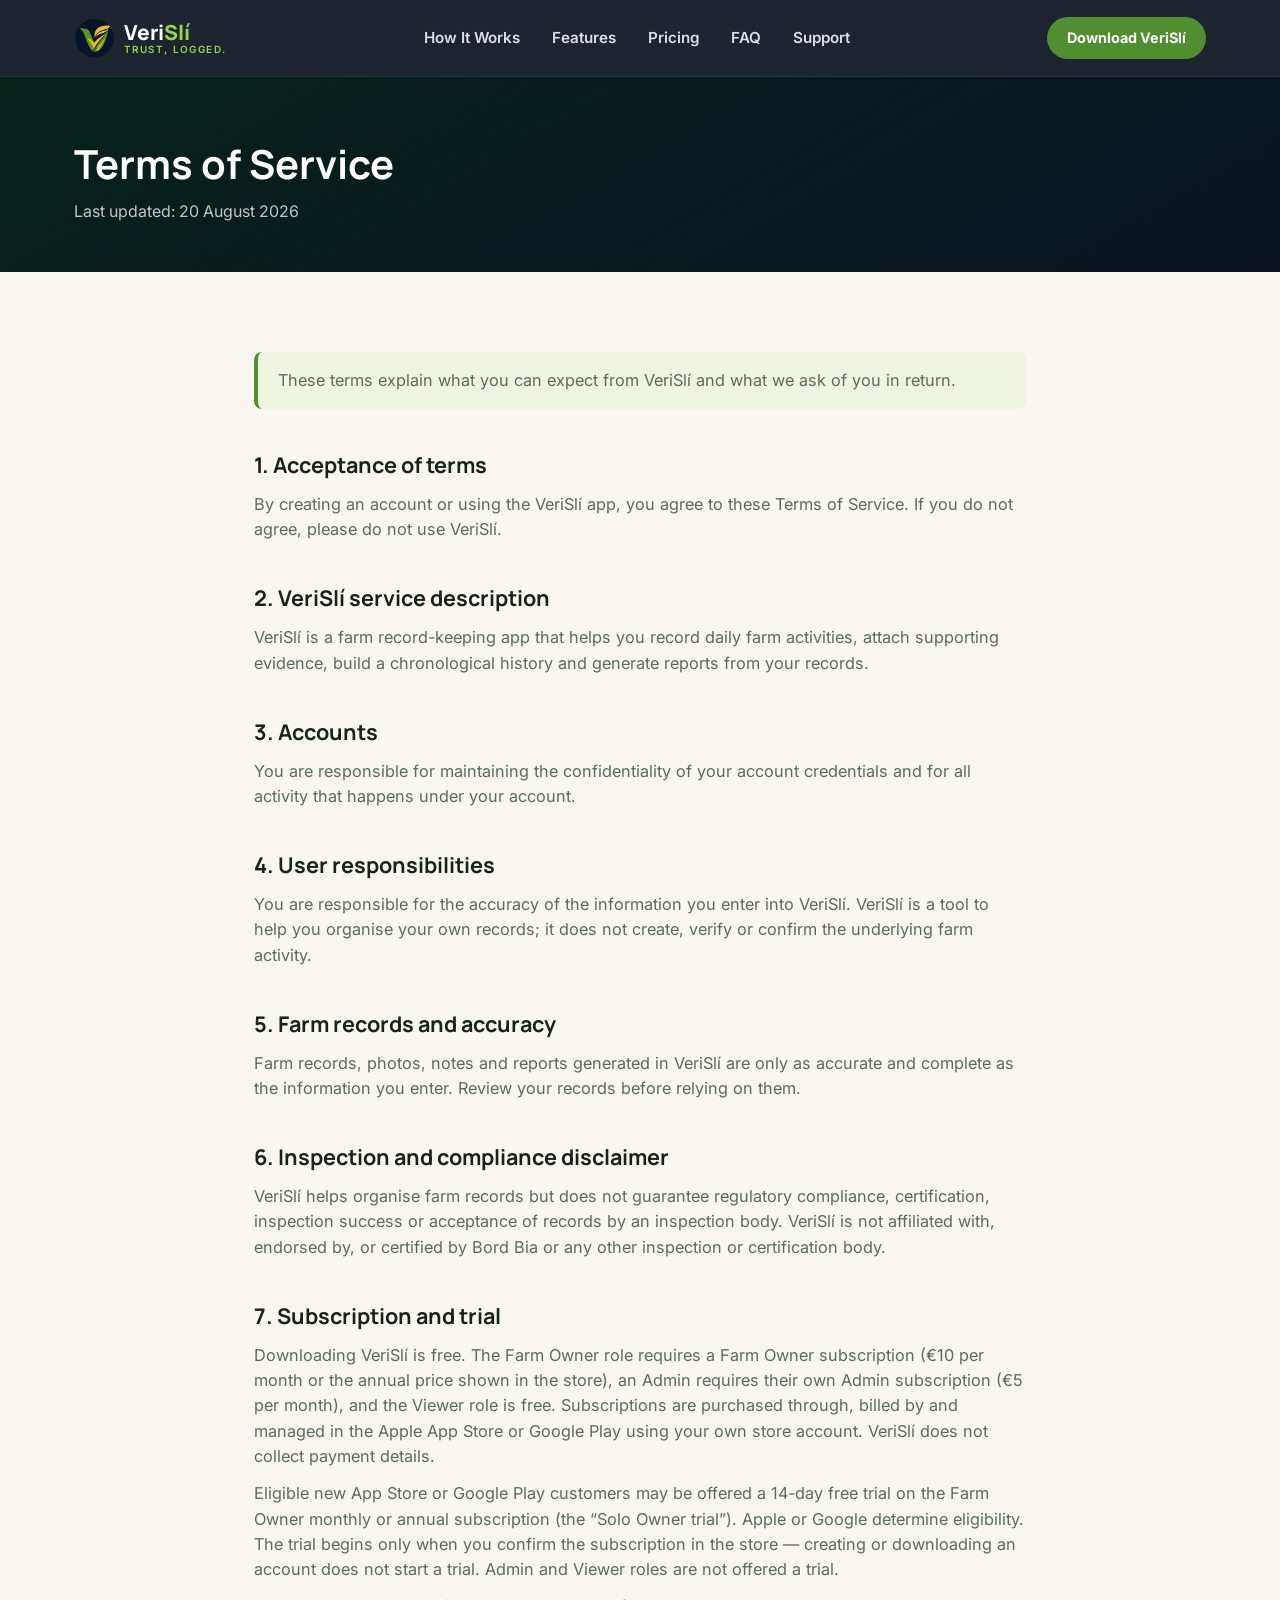
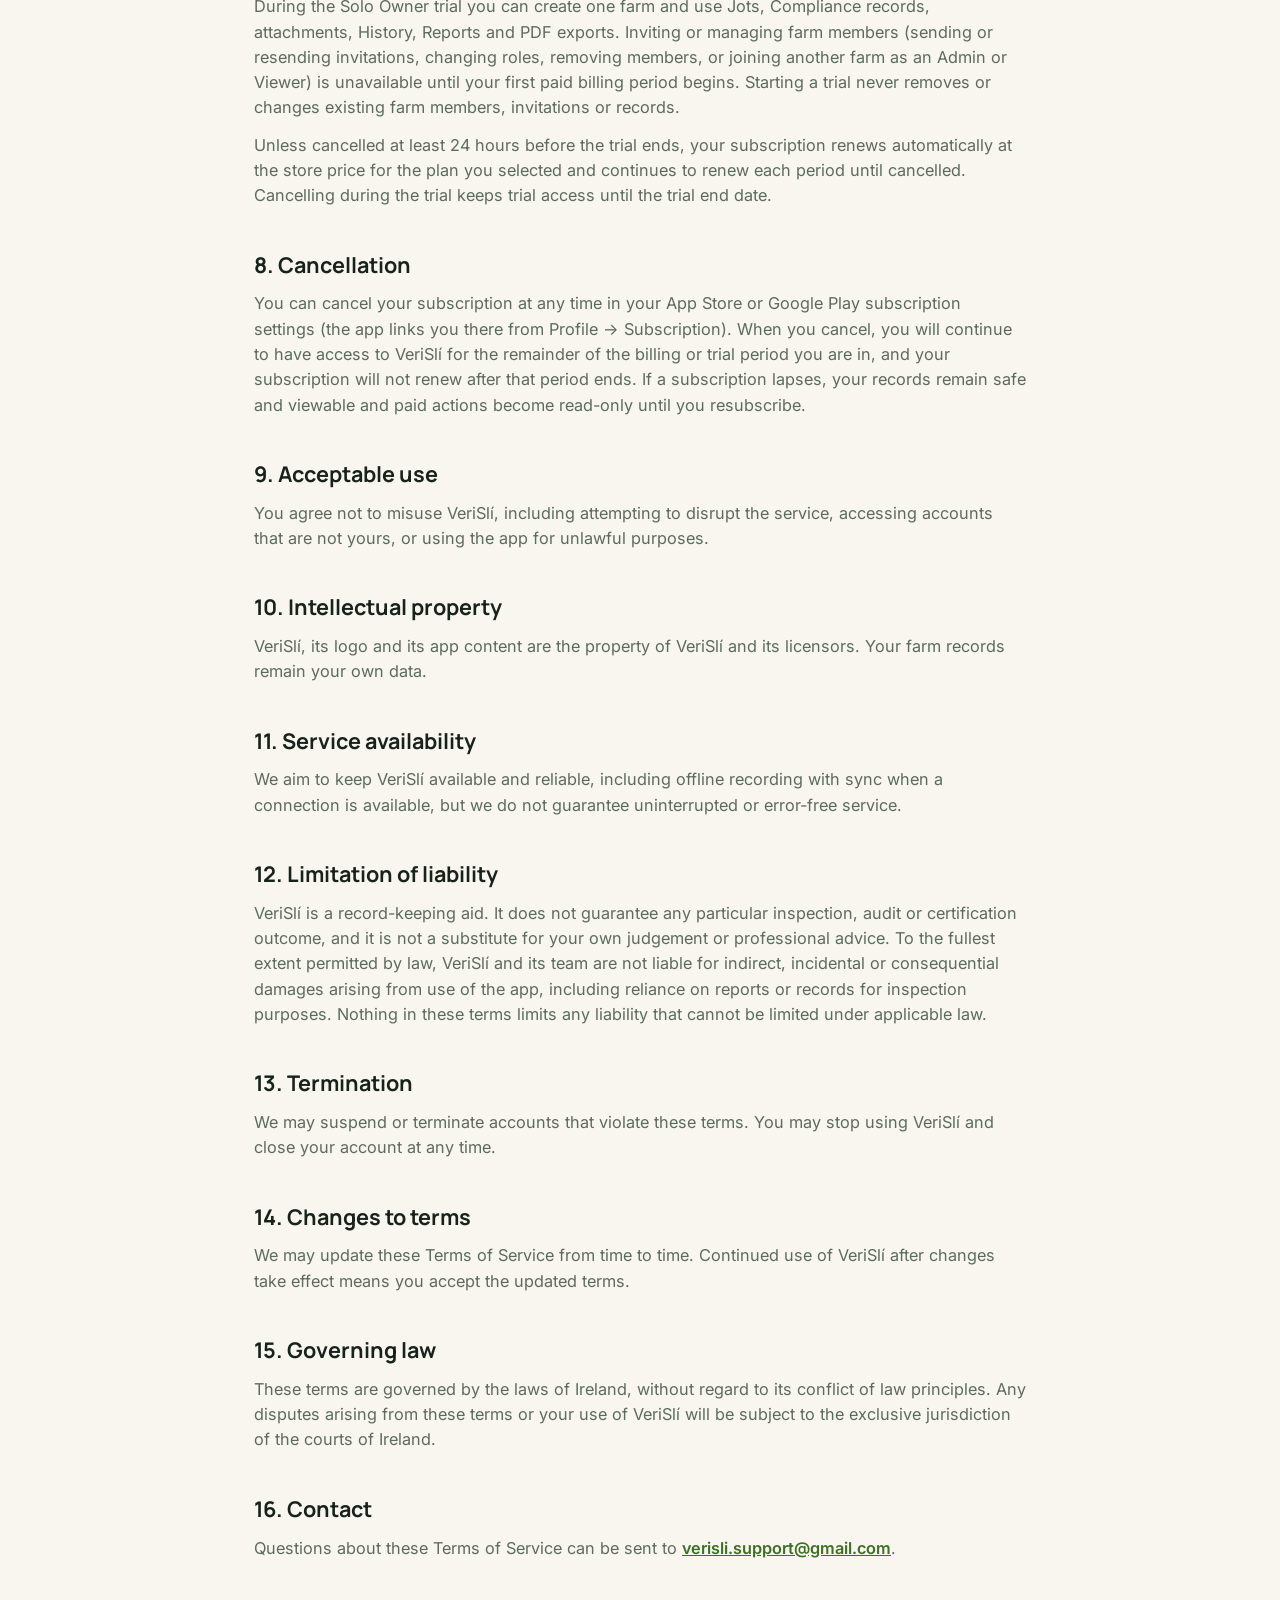
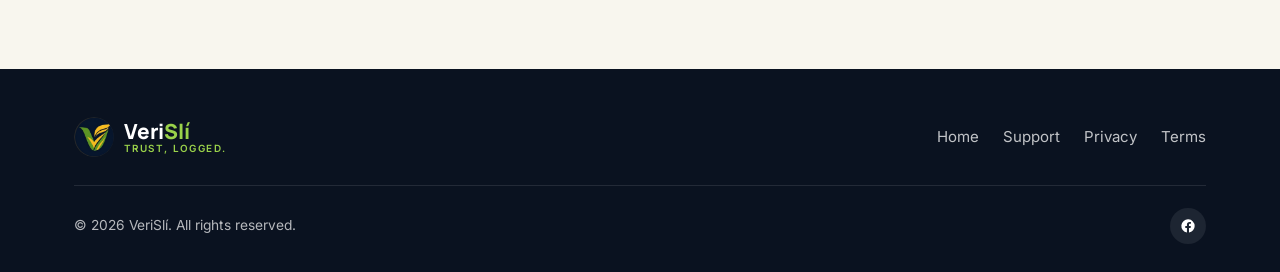
<file: terms.html>
<!DOCTYPE html>
<html lang="en-IE">
<head>
<meta charset="UTF-8">
<meta name="viewport" content="width=device-width, initial-scale=1.0">
<title>Terms of Service | VeriSl&iacute;</title>
<meta name="description" content="The terms that apply to using the VeriSlí app and website.">
<link rel="canonical" href="https://www.verisli.com/terms.html">
<link rel="icon" href="images/favicon-64.png" sizes="64x64" type="image/png">
<link rel="apple-touch-icon" href="images/apple-touch-icon.png">
<link rel="preconnect" href="https://fonts.googleapis.com">
<link rel="preconnect" href="https://fonts.gstatic.com" crossorigin>
<link href="https://fonts.googleapis.com/css2?family=Inter:wght@400;500;600;700&family=Manrope:wght@700;800&display=swap" rel="stylesheet">
<link rel="stylesheet" href="styles.css">
</head>
<body>

<a class="skip-link" href="#main">Skip to content</a>

<header class="site-header">
  <div class="container">
    <a class="brand" href="index.html">
      <img src="images/verisli-logo.png" alt="VeriSlí logo" width="256" height="256">
      <span class="brand-text">
        <span class="brand-name">Veri<span class="accent-i">Sl&iacute;</span></span>
        <span class="brand-tagline">Trust, Logged.</span>
      </span>
    </a>
    <nav class="main-nav" aria-label="Primary">
      <a href="index.html#how-it-works">How It Works</a>
      <a href="index.html#features">Features</a>
      <a href="index.html#pricing">Pricing</a>
      <a href="index.html#faq">FAQ</a>
      <a href="index.html#support">Support</a>
    </nav>
    <div class="header-actions">
      <a class="header-cta desktop-only" href="index.html#download">Download VeriSl&iacute;</a>
      <button class="nav-toggle" id="navToggle" aria-expanded="false" aria-controls="mobileNav" aria-label="Open menu">
        <svg id="navIconOpen" viewBox="0 0 24 24" fill="none" stroke="currentColor" stroke-width="2" stroke-linecap="round" aria-hidden="true"><line x1="3" y1="6" x2="21" y2="6"/><line x1="3" y1="12" x2="21" y2="12"/><line x1="3" y1="18" x2="21" y2="18"/></svg>
        <svg id="navIconClose" viewBox="0 0 24 24" fill="none" stroke="currentColor" stroke-width="2" stroke-linecap="round" style="display:none;" aria-hidden="true"><line x1="6" y1="6" x2="18" y2="18"/><line x1="6" y1="18" x2="18" y2="6"/></svg>
      </button>
    </div>
  </div>
  <nav class="mobile-nav" id="mobileNav" aria-label="Mobile">
    <a href="index.html#how-it-works">How It Works</a>
    <a href="index.html#features">Features</a>
    <a href="index.html#pricing">Pricing</a>
    <a href="index.html#faq">FAQ</a>
    <a href="index.html#support">Support</a>
    <a class="header-cta" href="index.html#download">Download VeriSl&iacute;</a>
  </nav>
</header>

<section class="legal-hero">
  <div class="container">
    <h1>Terms of Service</h1>
    <p>Last updated: 20 August 2026</p>
  </div>
</section>

<main id="main" class="legal-content">
  <div class="container">

    <p class="legal-note">These terms explain what you can expect from VeriSl&iacute; and what we ask of you in return.</p>

    <h2>1. Acceptance of terms</h2>
    <p>By creating an account or using the VeriSl&iacute; app, you agree to these Terms of Service. If you do not agree, please do not use VeriSl&iacute;.</p>

    <h2>2. VeriSl&iacute; service description</h2>
    <p>VeriSl&iacute; is a farm record-keeping app that helps you record daily farm activities, attach supporting evidence, build a chronological history and generate reports from your records.</p>

    <h2>3. Accounts</h2>
    <p>You are responsible for maintaining the confidentiality of your account credentials and for all activity that happens under your account.</p>

    <h2>4. User responsibilities</h2>
    <p>You are responsible for the accuracy of the information you enter into VeriSl&iacute;. VeriSl&iacute; is a tool to help you organise your own records; it does not create, verify or confirm the underlying farm activity.</p>

    <h2>5. Farm records and accuracy</h2>
    <p>Farm records, photos, notes and reports generated in VeriSl&iacute; are only as accurate and complete as the information you enter. Review your records before relying on them.</p>

    <h2>6. Inspection and compliance disclaimer</h2>
    <p>VeriSl&iacute; helps organise farm records but does not guarantee regulatory compliance, certification, inspection success or acceptance of records by an inspection body. VeriSl&iacute; is not affiliated with, endorsed by, or certified by Bord Bia or any other inspection or certification body.</p>

    <h2>7. Subscription and trial</h2>
    <p>Downloading VeriSl&iacute; is free. The Farm Owner role requires a Farm Owner subscription (&euro;10 per month or the annual price shown in the store), an Admin requires their own Admin subscription (&euro;5 per month), and the Viewer role is free. Subscriptions are purchased through, billed by and managed in the Apple App Store or Google Play using your own store account. VeriSl&iacute; does not collect payment details.</p>
    <p>Eligible new App Store or Google Play customers may be offered a 14-day free trial on the Farm Owner monthly or annual subscription (the &ldquo;Solo Owner trial&rdquo;). Apple or Google determine eligibility. The trial begins only when you confirm the subscription in the store &mdash; creating or downloading an account does not start a trial. Admin and Viewer roles are not offered a trial.</p>
    <p>During the Solo Owner trial you can create one farm and use Jots, Compliance records, attachments, History, Reports and PDF exports. Inviting or managing farm members (sending or resending invitations, changing roles, removing members, or joining another farm as an Admin or Viewer) is unavailable until your first paid billing period begins. Starting a trial never removes or changes existing farm members, invitations or records.</p>
    <p>Unless cancelled at least 24 hours before the trial ends, your subscription renews automatically at the store price for the plan you selected and continues to renew each period until cancelled. Cancelling during the trial keeps trial access until the trial end date.</p>

    <h2>8. Cancellation</h2>
    <p>You can cancel your subscription at any time in your App Store or Google Play subscription settings (the app links you there from Profile &rarr; Subscription). When you cancel, you will continue to have access to VeriSl&iacute; for the remainder of the billing or trial period you are in, and your subscription will not renew after that period ends. If a subscription lapses, your records remain safe and viewable and paid actions become read-only until you resubscribe.</p>

    <h2>9. Acceptable use</h2>
    <p>You agree not to misuse VeriSl&iacute;, including attempting to disrupt the service, accessing accounts that are not yours, or using the app for unlawful purposes.</p>

    <h2>10. Intellectual property</h2>
    <p>VeriSl&iacute;, its logo and its app content are the property of VeriSl&iacute; and its licensors. Your farm records remain your own data.</p>

    <h2>11. Service availability</h2>
    <p>We aim to keep VeriSl&iacute; available and reliable, including offline recording with sync when a connection is available, but we do not guarantee uninterrupted or error-free service.</p>

    <h2>12. Limitation of liability</h2>
    <p>VeriSl&iacute; is a record-keeping aid. It does not guarantee any particular inspection, audit or certification outcome, and it is not a substitute for your own judgement or professional advice. To the fullest extent permitted by law, VeriSl&iacute; and its team are not liable for indirect, incidental or consequential damages arising from use of the app, including reliance on reports or records for inspection purposes. Nothing in these terms limits any liability that cannot be limited under applicable law.</p>

    <h2>13. Termination</h2>
    <p>We may suspend or terminate accounts that violate these terms. You may stop using VeriSl&iacute; and close your account at any time.</p>

    <h2>14. Changes to terms</h2>
    <p>We may update these Terms of Service from time to time. Continued use of VeriSl&iacute; after changes take effect means you accept the updated terms.</p>

    <h2>15. Governing law</h2>
    <p>These terms are governed by the laws of Ireland, without regard to its conflict of law principles. Any disputes arising from these terms or your use of VeriSl&iacute; will be subject to the exclusive jurisdiction of the courts of Ireland.</p>

    <h2>16. Contact</h2>
    <p>Questions about these Terms of Service can be sent to <a href="mailto:verisli.support@gmail.com">verisli.support@gmail.com</a>.</p>

  </div>
</main>

<footer class="site-footer">
  <div class="container">
    <div class="footer-top">
      <a class="brand" href="index.html">
        <img src="images/verisli-logo.png" alt="VeriSlí logo" width="256" height="256">
        <span class="brand-text">
          <span class="brand-name">Veri<span class="accent-i">Sl&iacute;</span></span>
          <span class="brand-tagline">Trust, Logged.</span>
        </span>
      </a>
      <nav class="footer-nav" aria-label="Footer">
        <a href="index.html">Home</a>
        <a href="index.html#support">Support</a>
        <a href="privacy.html">Privacy</a>
        <a href="terms.html">Terms</a>
      </nav>
    </div>
    <div class="footer-bottom">
      <span>&copy; 2026 VeriSl&iacute;. All rights reserved.</span>
      <div class="footer-social">
        <a href="https://www.facebook.com/profile.php?id=61577506962488" target="_blank" rel="noopener noreferrer" aria-label="VeriSlí on Facebook">
          <svg viewBox="0 0 24 24" fill="currentColor" aria-hidden="true"><path d="M22 12a10 10 0 1 0-11.6 9.9v-7H7.9V12h2.5V9.8c0-2.5 1.5-3.9 3.8-3.9 1.1 0 2.2.2 2.2.2v2.4h-1.3c-1.2 0-1.6.8-1.6 1.6V12h2.8l-.4 2.9h-2.4v7A10 10 0 0 0 22 12"/></svg>
        </a>
      </div>
    </div>
  </div>
</footer>

<script src="script.js"></script>
</body>
</html>
</file>
<file: styles.css>
/* =========================================================
   VeriSlí — Marketing Site Styles
   Plain CSS, mobile-first, no build step.
   ========================================================= */

:root {
  /* Colour tokens — derived from the VeriSlí app icon and in-app screens */
  --navy: #0a1220;
  --navy-soft: #101c30;
  --deep-green: #0b3324;
  --dark-green: #06231a;
  --leaf-green: #4f8f2f;
  --leaf-green-dark: #3c7024;
  --gold: #e0ac2b;
  --lime: #9ad24a;
  --cream: #f8f6ee;
  --soft-green: #eef4df;
  --text-dark: #17221c;
  --text-muted: #5c6b60;
  --white: #ffffff;
  --line: #e2e2d6;

  --font-display: 'Manrope', system-ui, -apple-system, 'Segoe UI', sans-serif;
  --font-body: 'Inter', system-ui, -apple-system, 'Segoe UI', sans-serif;

  --max-width: 1180px;
  --radius-sm: 10px;
  --radius-md: 16px;
  --radius-lg: 28px;
  --shadow-soft: 0 20px 50px -20px rgba(10, 18, 32, 0.35);
  --shadow-card: 0 10px 30px -15px rgba(10, 18, 32, 0.2);
}

/* ---------- Reset ---------- */
*, *::before, *::after { box-sizing: border-box; }
html { scroll-behavior: smooth; }
@media (prefers-reduced-motion: reduce) {
  html { scroll-behavior: auto; }
  * { animation-duration: 0.01ms !important; animation-iteration-count: 1 !important; transition-duration: 0.01ms !important; }
}

html, body { overflow-x: hidden; }
body {
  margin: 0;
  font-family: var(--font-body);
  color: var(--text-dark);
  background: var(--cream);
  line-height: 1.55;
  -webkit-font-smoothing: antialiased;
}

img { max-width: 100%; display: block; }
a { color: inherit; }
ul { margin: 0; padding: 0; }
h1, h2, h3, h4 { font-family: var(--font-display); margin: 0; line-height: 1.15; }
p { margin: 0; }
button { font-family: inherit; }

.container {
  width: 100%;
  max-width: var(--max-width);
  margin: 0 auto;
  padding: 0 24px;
}

section { position: relative; }
section[id] { scroll-margin-top: 96px; }

a:focus-visible,
button:focus-visible,
input:focus-visible {
  outline: 3px solid var(--gold);
  outline-offset: 3px;
}

.visually-hidden {
  position: absolute;
  width: 1px; height: 1px;
  padding: 0; margin: -1px;
  overflow: hidden;
  clip: rect(0,0,0,0);
  white-space: nowrap;
  border: 0;
}

.skip-link {
  position: absolute;
  left: 12px;
  top: -60px;
  background: var(--navy);
  color: var(--white);
  padding: 12px 18px;
  border-radius: var(--radius-sm);
  z-index: 1000;
  transition: top 0.15s ease;
}
.skip-link:focus { top: 12px; }

/* ---------- Buttons ---------- */
.btn {
  display: inline-flex;
  align-items: center;
  justify-content: center;
  gap: 8px;
  padding: 14px 26px;
  border-radius: 999px;
  font-weight: 700;
  font-size: 0.98rem;
  text-decoration: none;
  border: 2px solid transparent;
  cursor: pointer;
  transition: transform 0.15s ease, box-shadow 0.15s ease, background-color 0.15s ease;
}
.btn:hover { transform: translateY(-2px); }
.btn-primary {
  background: var(--leaf-green);
  color: var(--white);
  box-shadow: var(--shadow-card);
}
.btn-primary:hover { background: var(--leaf-green-dark); }
.btn-outline {
  background: transparent;
  border-color: rgba(255,255,255,0.35);
  color: var(--white);
}
.btn-outline:hover { background: rgba(255,255,255,0.1); }
.btn-dark {
  background: var(--navy);
  color: var(--white);
}
.btn-dark:hover { background: #000; }

/* Store badges */
.store-badges { display: flex; flex-wrap: wrap; gap: 12px; }
.store-badge {
  display: inline-flex;
  align-items: center;
  gap: 10px;
  background: #000;
  color: #fff;
  border-radius: 12px;
  padding: 10px 18px 10px 14px;
  text-decoration: none;
  border: 1px solid rgba(255,255,255,0.15);
  transition: transform 0.15s ease, background-color 0.15s ease;
  min-height: 52px;
}
.store-badge:hover { transform: translateY(-2px); background: #1a1a1a; }
.store-badge svg { flex-shrink: 0; }
.store-badge .badge-text { display: flex; flex-direction: column; line-height: 1.2; }
.store-badge .badge-eyebrow { font-size: 0.68rem; opacity: 0.85; }
.store-badge .badge-name { font-size: 1.05rem; font-weight: 700; font-family: var(--font-display); }
.store-badge.google { background: #000; }

/* ---------- Header ---------- */
.site-header {
  position: sticky;
  top: 0;
  z-index: 500;
  background: rgba(10, 18, 32, 0.92);
  backdrop-filter: blur(10px);
  border-bottom: 1px solid rgba(255,255,255,0.06);
}
.site-header .container {
  display: flex;
  align-items: center;
  justify-content: space-between;
  height: 76px;
}
.brand {
  display: flex;
  align-items: center;
  gap: 10px;
  text-decoration: none;
  color: var(--white);
}
.brand img { width: 40px; height: 40px; border-radius: 50%; }
.brand-text { display: flex; flex-direction: column; line-height: 1.05; }
.brand-name {
  font-family: var(--font-display);
  font-weight: 800;
  font-size: 1.3rem;
  letter-spacing: -0.01em;
  color: var(--white);
}
.brand-name .accent-i { color: var(--lime); }
.brand-tagline {
  font-size: 0.62rem;
  letter-spacing: 0.14em;
  text-transform: uppercase;
  color: var(--lime);
  font-weight: 600;
}

.main-nav {
  display: flex;
  align-items: center;
  gap: 32px;
}
.main-nav a {
  color: rgba(255,255,255,0.85);
  text-decoration: none;
  font-size: 0.95rem;
  font-weight: 600;
}
.main-nav a:hover { color: var(--lime); }

.header-actions { display: flex; align-items: center; gap: 18px; }
.header-cta {
  background: var(--leaf-green);
  color: var(--white);
  padding: 10px 20px;
  border-radius: 999px;
  text-decoration: none;
  font-weight: 700;
  font-size: 0.9rem;
  white-space: nowrap;
}
.header-cta:hover { background: var(--leaf-green-dark); }

.nav-toggle {
  display: none;
  background: none;
  border: none;
  color: var(--white);
  cursor: pointer;
  padding: 8px;
}
.nav-toggle svg { width: 26px; height: 26px; }

@media (max-width: 900px) {
  .main-nav { display: none; }
  .header-cta.desktop-only { display: none; }
  .nav-toggle { display: inline-flex; }

  .mobile-nav {
    display: none;
    flex-direction: column;
    background: var(--navy);
    border-bottom: 1px solid rgba(255,255,255,0.08);
  }
  .mobile-nav.open { display: flex; }
  .mobile-nav a {
    color: rgba(255,255,255,0.9);
    text-decoration: none;
    padding: 16px 24px;
    border-top: 1px solid rgba(255,255,255,0.06);
    font-weight: 600;
  }
  .mobile-nav .header-cta { margin: 16px 24px; text-align: center; }
}
@media (min-width: 901px) {
  .mobile-nav { display: none !important; }
}

/* ---------- Hero ---------- */
.hero {
  background:
    radial-gradient(circle at 15% 15%, rgba(154, 210, 74, 0.16), transparent 45%),
    linear-gradient(160deg, var(--dark-green) 0%, var(--navy) 65%, var(--navy-soft) 100%);
  color: var(--white);
  padding: 64px 0 90px;
  overflow: hidden;
}
.hero-grid {
  display: grid;
  grid-template-columns: 1.05fr 0.95fr;
  gap: 48px;
  align-items: center;
}
.hero-grid > * { min-width: 0; }
.hero h1 {
  font-size: clamp(2.3rem, 4.4vw, 3.4rem);
  font-weight: 800;
  letter-spacing: -0.02em;
}
.hero h1 .highlight { color: var(--lime); }
.hero-copy {
  margin-top: 20px;
  font-size: 1.1rem;
  color: rgba(255,255,255,0.82);
  max-width: 46ch;
}
.hero-ctas { margin-top: 32px; }
.trust-points {
  display: flex;
  flex-wrap: wrap;
  gap: 20px 28px;
  margin-top: 30px;
  padding-top: 26px;
  border-top: 1px solid rgba(255,255,255,0.12);
}
.trust-point {
  display: flex;
  align-items: center;
  gap: 8px;
  font-size: 0.92rem;
  color: rgba(255,255,255,0.85);
  font-weight: 600;
}
.trust-point svg { color: var(--lime); flex-shrink: 0; }

/* Hero phone stack */
.phone-stack {
  position: relative;
  display: flex;
  justify-content: center;
  align-items: flex-end;
  gap: 0;
  padding: 20px 0;
}
.phone {
  position: relative;
  border-radius: 30px;
  border: 6px solid #050b12;
  background: #050b12;
  box-shadow: var(--shadow-soft);
  overflow: hidden;
  flex-shrink: 0;
}
.phone img { width: 100%; height: 100%; object-fit: cover; object-position: top center; display: block; }

/* All four hero screenshots share the same 720x1430 crop, so lock a single
   aspect ratio for the whole stack. Offsets are fixed px (not %) and
   symmetric around the front-and-centre Jot phone, so the fan reads as one
   deliberate arc instead of a random stagger. */
.phone-stack .phone { aspect-ratio: 720 / 1430; }
.phone-history { width: 21%; margin-right: -6%; transform: translateY(32px) scale(0.94); z-index: 1; opacity: 0.92; }
.phone-jot { width: 27%; z-index: 3; }
.phone-reports { width: 25%; margin-left: -6%; transform: translateY(16px); z-index: 2; }
.phone-profile { width: 20%; margin-left: -6%; transform: translateY(32px) scale(0.9); z-index: 1; opacity: 0.9; }

@media (max-width: 980px) {
  .hero-grid { grid-template-columns: 1fr; row-gap: 56px; }
  .phone-stack { margin-top: 20px; }
}
@media (max-width: 640px) {
  /* Stack the store badges vertically, centered, with a sensible max width */
  .hero-ctas.store-badges {
    flex-direction: column;
    align-items: center;
  }
  .hero-ctas.store-badges .store-badge {
    width: 100%;
    max-width: 320px;
    justify-content: center;
  }

  /* More breathing room between the trust points and the phone screenshots */
  .hero-media { margin-top: 12px; }
  .phone-stack { margin-top: 32px; }

  /* Switch the overlapping phone fan to a non-scrolling 2x2 grid so nothing
     clips and the hero never causes horizontal scrolling on narrow screens */
  .phone-stack {
    display: grid;
    grid-template-columns: 1fr 1fr;
    gap: 14px;
    justify-items: center;
    overflow: visible;
    padding: 0;
  }
  .phone-stack .phone {
    width: 100% !important;
    max-width: 168px;
    margin: 0 !important;
    transform: none !important;
    opacity: 1 !important;
  }
}

/* ---------- Section headings ---------- */
.section-head { text-align: center; max-width: 640px; margin: 0 auto 48px; }
.section-eyebrow {
  display: inline-block;
  color: var(--leaf-green-dark);
  font-weight: 700;
  font-size: 0.8rem;
  letter-spacing: 0.08em;
  text-transform: uppercase;
  margin-bottom: 10px;
}
.section-head h2 {
  font-size: clamp(1.7rem, 3vw, 2.3rem);
  color: var(--text-dark);
}
.section-head p { margin-top: 14px; color: var(--text-muted); font-size: 1.05rem; }

/* ---------- How it works ---------- */
.how-it-works { padding: 64px 0 8px; background: var(--cream); }
.how-it-works .section-head { margin-bottom: 36px; }
.steps {
  display: grid;
  grid-template-columns: repeat(4, 1fr);
  gap: 8px;
  counter-reset: step;
}
.step { position: relative; padding: 0 16px; text-align: left; }
.step-connector {
  position: absolute;
  top: 34px;
  right: -8px;
  width: 16px;
  color: var(--leaf-green);
}
.step-mark {
  width: 68px;
  height: 68px;
  border-radius: 50%;
  background: var(--soft-green);
  display: flex;
  align-items: center;
  justify-content: center;
  margin-bottom: 20px;
  position: relative;
}
.step-mark svg { width: 30px; height: 30px; color: var(--leaf-green-dark); }
.step-number {
  position: absolute;
  top: -6px;
  right: -6px;
  width: 24px;
  height: 24px;
  border-radius: 50%;
  background: var(--gold);
  color: var(--dark-green);
  font-size: 0.72rem;
  font-weight: 800;
  display: flex;
  align-items: center;
  justify-content: center;
}
.step h3 { font-size: 1.15rem; margin-bottom: 8px; }
.step p { color: var(--text-muted); font-size: 0.96rem; }
.step .step-sub { margin-top: 8px; font-size: 0.88rem; color: var(--text-muted); opacity: 0.85; }

@media (max-width: 900px) {
  .steps { grid-template-columns: 1fr 1fr; gap: 36px 20px; }
  .step-connector { display: none; }
}
@media (max-width: 560px) {
  .steps { grid-template-columns: 1fr; gap: 32px; }
}

/* ---------- Why VeriSlí exists (short, understated) ---------- */
.why-band { padding: 40px 0 56px; background: var(--cream); }
.why-band p {
  max-width: 640px;
  margin: 0 auto;
  text-align: center;
  color: var(--text-muted);
  font-size: 1.02rem;
  font-style: italic;
  line-height: 1.6;
}

/* ---------- Features ---------- */
.features { padding: 8px 0 0; background: var(--white); }
.features .section-head { padding-top: 56px; margin-bottom: 8px; }

/* Each feature is a full-bleed band so alternating tints read as one
   continuous page instead of isolated cards with big gaps between them. */
.feature-row-wrap.alt-a { background: var(--white); }
.feature-row-wrap.alt-b { background: var(--soft-green); }
.feature-row-wrap:last-child .feature-row { border-bottom: none; }

.feature-row {
  display: grid;
  grid-template-columns: 0.9fr 1fr;
  gap: 56px;
  align-items: center;
  min-height: 500px;
  max-height: 650px;
  padding: 44px 0;
}
.feature-row > * { min-width: 0; }
.feature-row.reverse { grid-template-columns: 1fr 0.9fr; }
.feature-row.reverse .feature-media { order: 2; }
.feature-row.reverse .feature-text { order: 1; }

.feature-icon {
  width: 52px;
  height: 52px;
  border-radius: var(--radius-sm);
  background: var(--white);
  display: flex;
  align-items: center;
  justify-content: center;
  margin-bottom: 16px;
  box-shadow: var(--shadow-card);
}
.feature-icon svg { width: 26px; height: 26px; color: var(--leaf-green-dark); }
.feature-text h3 { font-size: 1.45rem; margin-bottom: 12px; }
.feature-text p { color: var(--text-muted); font-size: 1.03rem; max-width: 44ch; }

.feature-media {
  display: flex;
  justify-content: center;
  align-items: center;
}
.feature-media .phone {
  width: min(320px, 42vw);
  border-width: 7px;
}

/* Combo treatment for the inspection-report row: the PDF report shown large
   as a document, with the activity-summary phone screenshot tucked beside it */
.feature-media.report-combo {
  position: relative;
  width: 100%;
  justify-content: center;
}
.report-doc {
  width: min(300px, 40vw);
  border-radius: 10px;
  overflow: hidden;
  box-shadow: var(--shadow-soft);
  border: 1px solid var(--line);
  background: var(--white);
  position: relative;
  z-index: 2;
}
.report-doc { display: block; }
.report-doc picture { display: block; width: 100%; }
.report-doc img { width: 100%; height: auto; display: block; }
.report-combo .phone {
  position: absolute;
  right: -6px;
  bottom: -30px;
  width: 132px;
  z-index: 3;
  box-shadow: var(--shadow-soft);
}

@media (max-width: 860px) {
  .feature-row, .feature-row.reverse {
    grid-template-columns: 1fr;
    gap: 24px;
    min-height: 0;
    max-height: none;
    padding: 40px 0;
  }
  .feature-row.reverse .feature-media,
  .feature-row.reverse .feature-text,
  .feature-row .feature-media,
  .feature-row .feature-text { order: unset; }
  .feature-row .feature-media { order: -1; }
  .feature-media .phone { width: min(260px, 62vw); }
  .report-doc { width: min(260px, 66vw); }
  .report-combo { padding-bottom: 34px; }
  .report-combo .phone { width: 108px; right: 6px; bottom: -14px; }
}

/* ---------- Pricing ---------- */
.pricing { padding: 96px 0; background: var(--cream); }
.pricing-grid {
  display: grid;
  grid-template-columns: 1fr 1fr;
  gap: 28px;
  max-width: 920px;
  margin: 0 auto;
}
.price-card {
  background: var(--navy);
  color: var(--white);
  border-radius: var(--radius-lg);
  padding: 44px 38px;
  box-shadow: var(--shadow-soft);
}
.price-tag { color: var(--lime); font-weight: 700; font-size: 0.85rem; text-transform: uppercase; letter-spacing: 0.06em; margin-bottom: 14px; }
.price-amount { font-family: var(--font-display); font-size: 3rem; font-weight: 800; }
.price-amount span { font-size: 1.1rem; font-weight: 600; color: rgba(255,255,255,0.7); }
.price-list { list-style: none; margin-top: 26px; display: flex; flex-direction: column; gap: 12px; }
.price-list li { display: flex; align-items: flex-start; gap: 10px; font-size: 0.98rem; color: rgba(255,255,255,0.9); }
.price-list svg { color: var(--lime); flex-shrink: 0; margin-top: 3px; }
.price-cta { margin-top: 30px; width: 100%; }
.price-note { margin-top: 14px; font-size: 0.82rem; line-height: 1.5; color: rgba(255,255,255,0.72); }

.plan-card {
  background: var(--white);
  border: 1px solid var(--line);
  border-radius: var(--radius-lg);
  padding: 44px 38px;
  display: flex;
  flex-direction: column;
  justify-content: center;
}
.plan-card .feature-icon { background: var(--soft-green); }
.plan-card h3 { font-size: 1.5rem; margin-bottom: 4px; }
.plan-card .plan-sub { font-size: 1.05rem; color: var(--leaf-green-dark); font-weight: 700; margin-bottom: 14px; }
.plan-card p { color: var(--text-muted); }

@media (max-width: 760px) {
  .pricing-grid { grid-template-columns: 1fr; }
}

/* ---------- FAQ ---------- */
.faq { padding: 88px 0 48px; background: var(--soft-green); }
.faq-list { max-width: 760px; margin: 0 auto; display: flex; flex-direction: column; gap: 12px; }
.faq-item {
  background: var(--white);
  border: 1px solid var(--line);
  border-radius: var(--radius-md);
  overflow: hidden;
}
.faq-question {
  width: 100%;
  display: flex;
  align-items: center;
  justify-content: space-between;
  gap: 16px;
  padding: 20px 24px;
  background: none;
  border: none;
  text-align: left;
  font-family: var(--font-display);
  font-weight: 700;
  font-size: 1.02rem;
  color: var(--text-dark);
  cursor: pointer;
}
.faq-question .icon-plus {
  flex-shrink: 0;
  width: 22px;
  height: 22px;
  color: var(--leaf-green-dark);
  transition: transform 0.2s ease;
}
.faq-item[open] .faq-question .icon-plus { transform: rotate(45deg); }
.faq-answer { padding: 0 24px 22px; color: var(--text-muted); font-size: 0.98rem; max-width: 62ch; }
.faq-item summary::-webkit-details-marker { display: none; }
.faq-item summary { list-style: none; }

/* ---------- Final CTA ---------- */
.final-cta {
  background: linear-gradient(150deg, var(--dark-green), var(--navy));
  color: var(--white);
  padding: 64px 0 88px;
  text-align: center;
}
.final-cta h2 { font-size: clamp(1.8rem, 3.4vw, 2.6rem); }
.final-cta p { margin-top: 14px; color: rgba(255,255,255,0.8); font-size: 1.1rem; }
.final-cta .store-badges { justify-content: center; margin-top: 34px; }
@media (max-width: 640px) {
  .final-cta .store-badges { flex-direction: column; align-items: center; }
  .final-cta .store-badges .store-badge { width: 100%; max-width: 320px; justify-content: center; }
}

/* ---------- Support ---------- */
.support { padding: 72px 0; background: var(--cream); }
.support-card {
  background: var(--soft-green);
  border-radius: var(--radius-lg);
  padding: 44px;
  display: flex;
  align-items: center;
  gap: 28px;
  flex-wrap: wrap;
}
.support-icon {
  width: 60px;
  height: 60px;
  border-radius: 50%;
  background: var(--white);
  display: flex;
  align-items: center;
  justify-content: center;
  box-shadow: var(--shadow-card);
  flex-shrink: 0;
}
.support-icon svg { width: 28px; height: 28px; color: var(--leaf-green-dark); }
.support-text h3 { font-size: 1.3rem; margin-bottom: 4px; }
.support-text p { color: var(--text-muted); }
.support-email {
  margin-left: auto;
  font-weight: 700;
  color: var(--leaf-green-dark);
  text-decoration: none;
  font-size: 1.05rem;
  border-bottom: 2px solid var(--lime);
}
@media (max-width: 640px) {
  .support-card { flex-direction: column; text-align: center; }
  .support-email { margin-left: 0; }
}

/* ---------- Footer ---------- */
.site-footer { background: var(--navy); color: rgba(255,255,255,0.7); padding: 48px 0 28px; }
.footer-top {
  display: flex;
  justify-content: space-between;
  align-items: center;
  flex-wrap: wrap;
  gap: 24px;
  padding-bottom: 28px;
  border-bottom: 1px solid rgba(255,255,255,0.1);
}
.footer-nav { display: flex; gap: 24px; flex-wrap: wrap; }
.footer-nav a { color: rgba(255,255,255,0.75); text-decoration: none; font-size: 0.94rem; }
.footer-nav a:hover { color: var(--lime); }
.footer-bottom {
  display: flex;
  justify-content: space-between;
  align-items: center;
  flex-wrap: wrap;
  gap: 14px;
  padding-top: 22px;
  font-size: 0.86rem;
}
.footer-social { display: flex; gap: 14px; }
.footer-social a {
  width: 36px; height: 36px;
  border-radius: 50%;
  background: rgba(255,255,255,0.08);
  display: flex; align-items: center; justify-content: center;
  color: var(--white);
  text-decoration: none;
}
.footer-social a:hover { background: var(--leaf-green); }
.footer-social svg { width: 16px; height: 16px; }

/* ---------- Legal pages ---------- */
.legal-hero {
  background: linear-gradient(150deg, var(--dark-green), var(--navy));
  color: var(--white);
  padding: 64px 0 48px;
}
.legal-hero h1 { font-size: clamp(1.8rem, 3.4vw, 2.5rem); }
.legal-hero p { margin-top: 12px; color: rgba(255,255,255,0.75); }
.legal-content { padding: 64px 0 96px; }
.legal-content .container { max-width: 820px; }
.legal-content h2 { font-size: 1.35rem; margin: 44px 0 14px; color: var(--text-dark); }
.legal-content h2:first-child { margin-top: 0; }
.legal-content p, .legal-content li { color: var(--text-muted); font-size: 1.02rem; margin-bottom: 12px; }
.legal-content ul { margin: 0 0 16px 22px; }
.legal-content a { color: var(--leaf-green-dark); font-weight: 600; }
.legal-note {
  background: var(--soft-green);
  border-left: 4px solid var(--leaf-green);
  padding: 16px 20px;
  border-radius: 8px;
  font-size: 0.95rem;
  color: var(--text-dark);
  margin: 16px 0 28px;
}
.back-home {
  display: inline-flex;
  align-items: center;
  gap: 8px;
  color: var(--white);
  text-decoration: none;
  font-weight: 600;
  margin-top: 18px;
}

/* ---------- Utility ---------- */
.lazy-fade { opacity: 1; }
</file>
